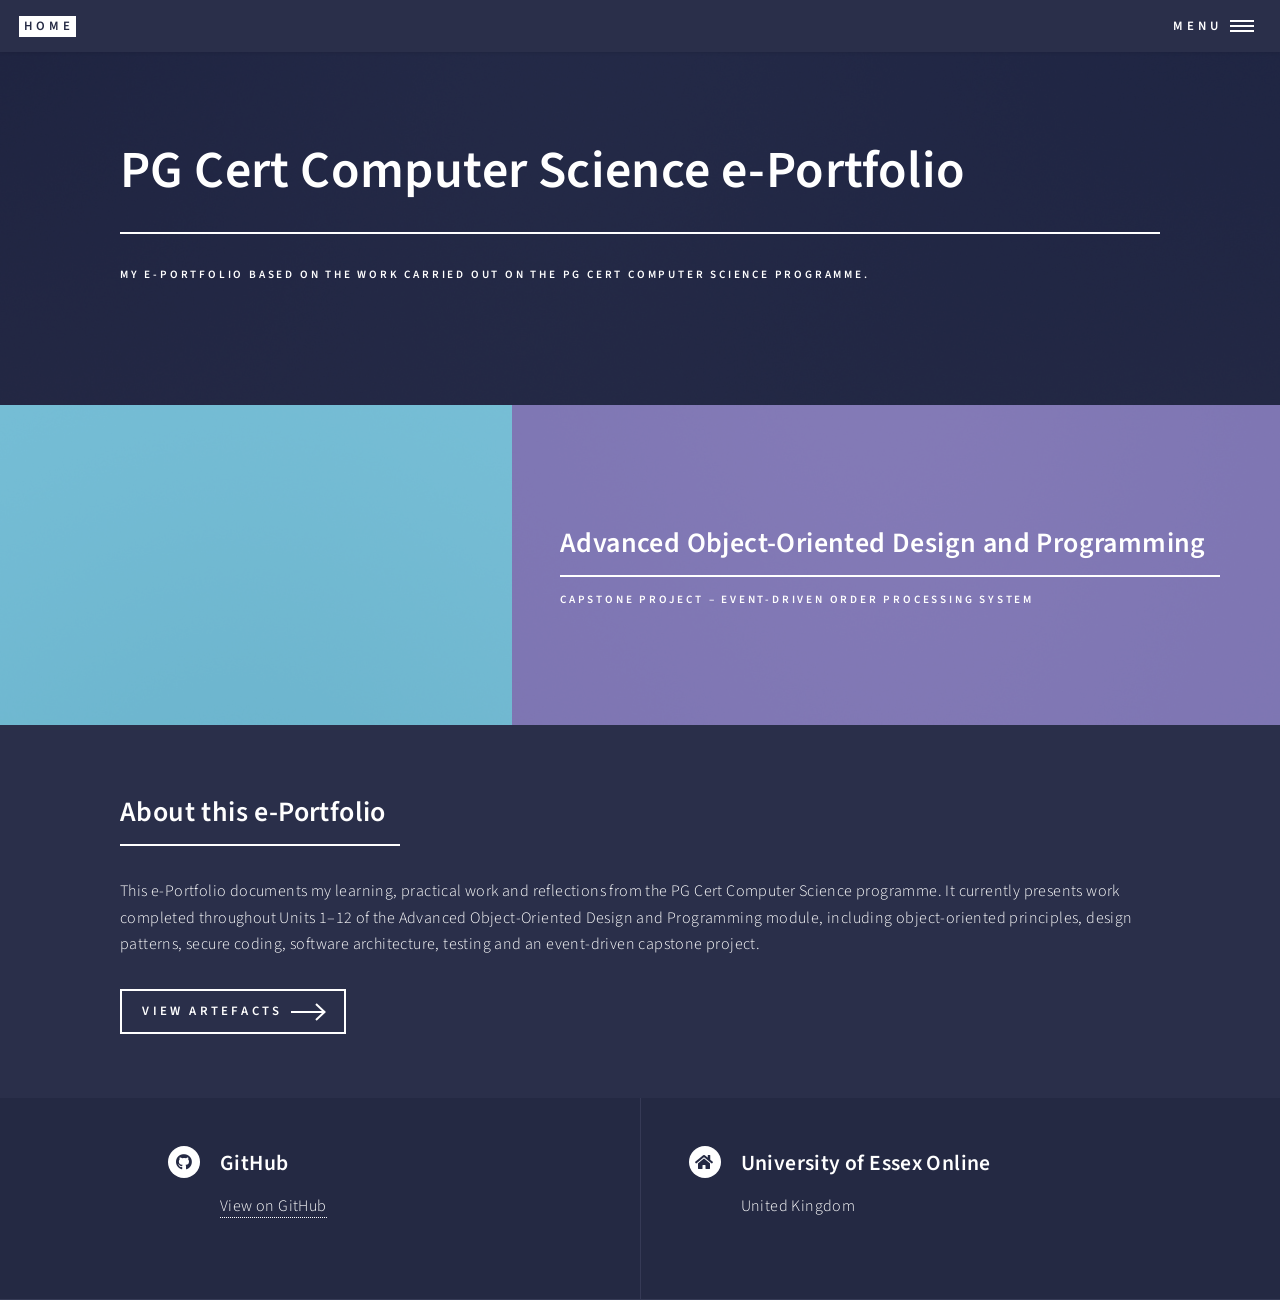
<file: index.html>
<!DOCTYPE HTML>
<!--
	Forty by HTML5 UP
	html5up.net | @ajlkn
	Free for personal and commercial use under the CCA 3.0 license (html5up.net/license)
-->
<html>
	<head>
		<title>e-portfolio</title>
		<meta charset="utf-8" />
		<meta name="viewport" content="width=device-width, initial-scale=1, user-scalable=no" />
		<link rel="stylesheet" href="assets/css/main.css" />
		<noscript><link rel="stylesheet" href="assets/css/noscript.css" /></noscript>
	</head>
	<body class="is-preload">

		<!-- Wrapper -->
			<div id="wrapper">

				<!-- Header -->
					<header id="header">
						<a href="index.html" class="logo"><strong>HOME</strong> </a>
						<nav>
							<a href="#menu">Menu</a>
						</nav>
					</header>

				<!-- Menu -->
					<nav id="menu">
						<ul class="links">
							<li><a href="index.html">Home</a></li>
							<li><a href="landing.html">Module Artefacts</a></li>
							<li><a href="capstone.html">Capstone</a></li>
						</ul>
					</nav>

				<!-- Banner -->
				<section id="banner" class="major" style="height:45vh; min-height:20em; max-height:28em;">
				    <div class="inner">
				        <header class="major">
				            <h1>PG Cert Computer Science e-Portfolio</h1>
				        </header>
				        <div class="content">
				            <p>My e-Portfolio based on the work carried out on the PG Cert Computer Science Programme.</p>
				        </div>
				    </div>
				</section>

				<!-- Main -->
					<div id="main">

						<!-- One -->
							<section id="one" class="tiles">
								<article>
									<span class="image">
										<img src="images/pic01.jpg" alt="" />
									</span>
									<header class="major">

									</header>
								</article>
								<article>
									<span class="image">
										<img src="images/pic02.jpg" alt="" />
									</span>
									<header class="major">
										<h3><a href="capstone.html" class="link">Advanced Object-Oriented Design and Programming</a></h3>
										<p>Capstone Project – Event-Driven Order Processing System</p>
									</header>
								</article>
								
							</section>

						<!-- Two -->
							<section id="two">
								<div class="inner">
									<header class="major">
										<h2>About this e-Portfolio</h2>
									</header>
									<p>This e-Portfolio documents my learning, practical work and reflections from the PG Cert Computer Science programme. 
										It currently presents work completed throughout Units 1–12 of the Advanced Object-Oriented Design
										and Programming module, including object-oriented principles, design patterns, secure coding, software architecture, 
										testing and an event-driven capstone project.</p>
									<ul class="actions">
										<li><a href="landing.html" class="button next">View Artefacts</a></li>
									</ul>
								</div>
							</section>

					</div>

<!-- Contact -->
<section id="contact">
    <div class="inner" style="display:flex;">

        <section style="flex:1; padding:3em; border-right:solid 1px rgba(212,212,255,0.1);">
            <div class="contact-method">
                <span class="icon brands alt fa-github"></span>
                <h3>GitHub</h3>
                <a href="https://github.com/rc25essex/e-portfolio"
                   target="_blank"
                   rel="noopener noreferrer">
                    View on GitHub
                </a>
            </div>
        </section>

        <section style="flex:1; padding:3em;">
            <div class="contact-method">
                <span class="icon solid alt fa-home"></span>
                <h3>University of Essex Online</h3>
                <span>United Kingdom</span>
            </div>
        </section>

    </div>
</section>

		<!-- Scripts -->
			<script src="assets/js/jquery.min.js"></script>
			<script src="assets/js/jquery.scrolly.min.js"></script>
			<script src="assets/js/jquery.scrollex.min.js"></script>
			<script src="assets/js/browser.min.js"></script>
			<script src="assets/js/breakpoints.min.js"></script>
			<script src="assets/js/util.js"></script>
			<script src="assets/js/main.js"></script>

	</body>

</html>
</file>
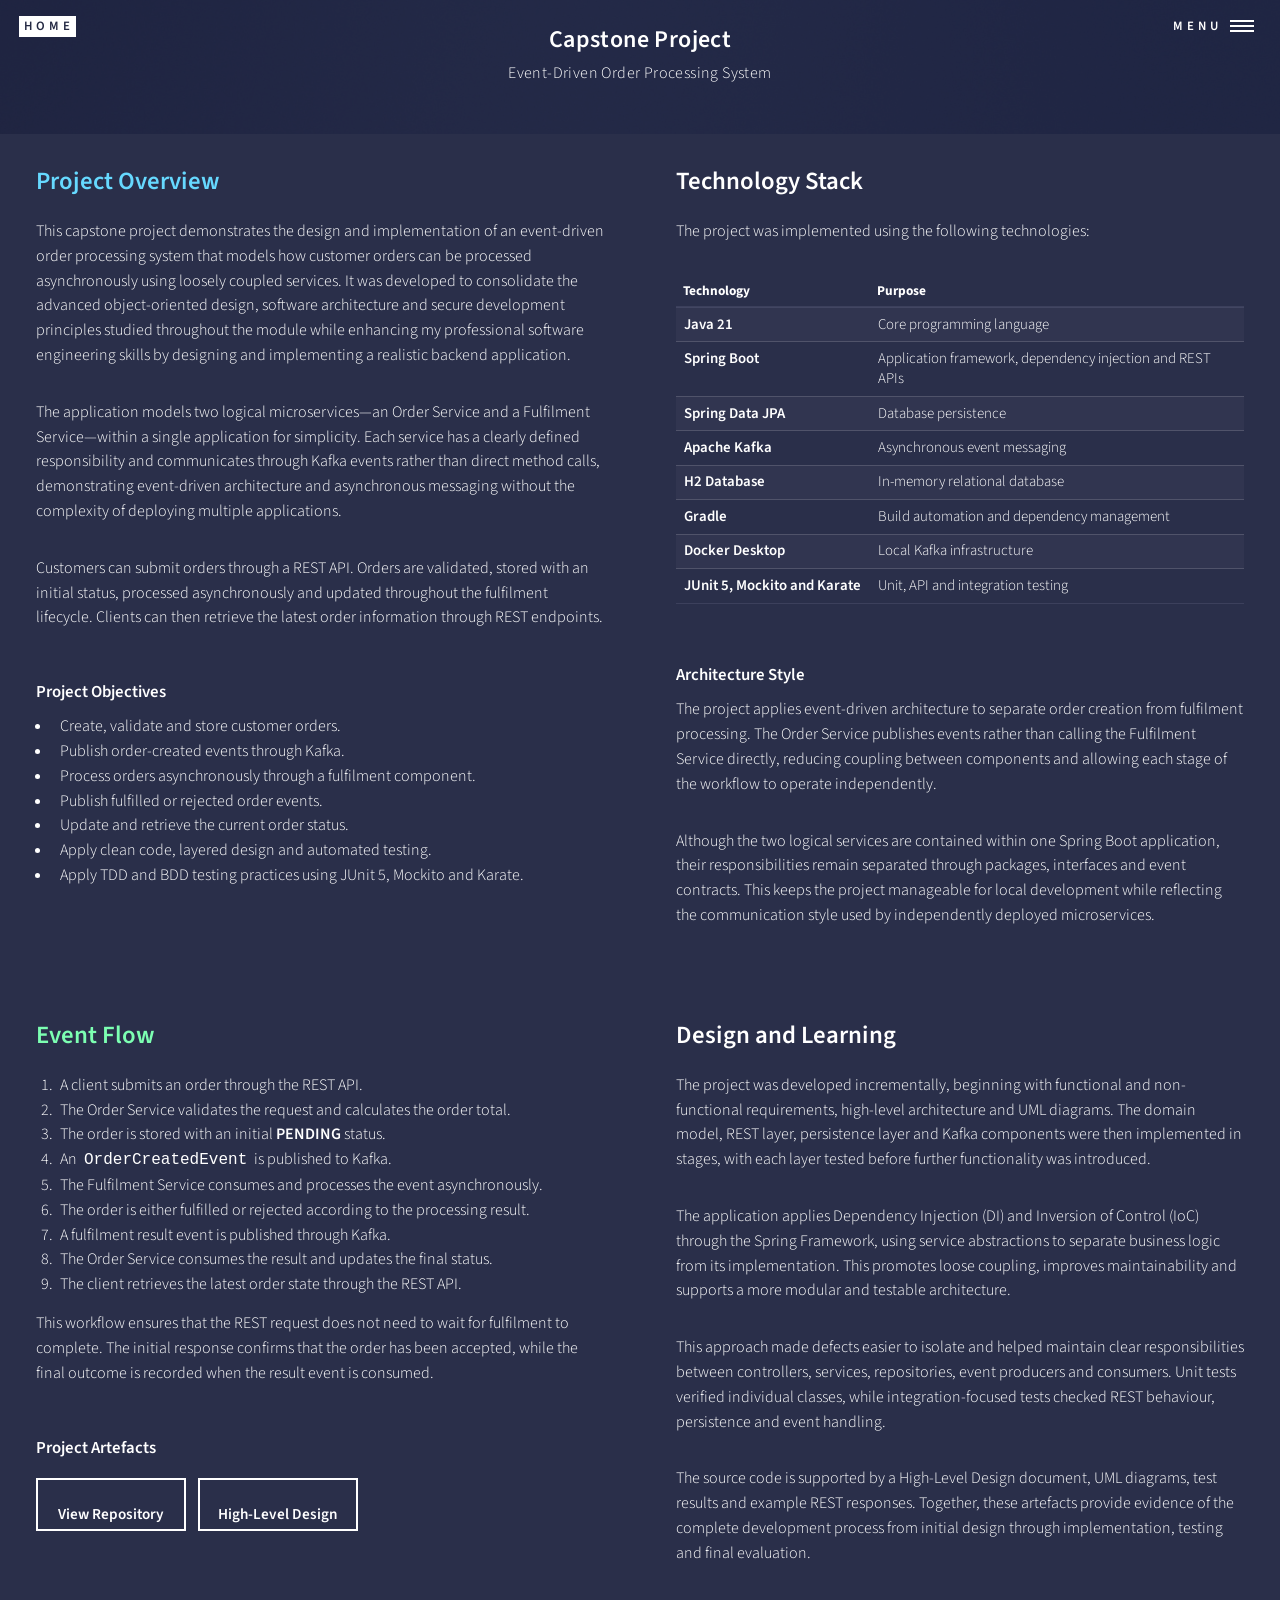
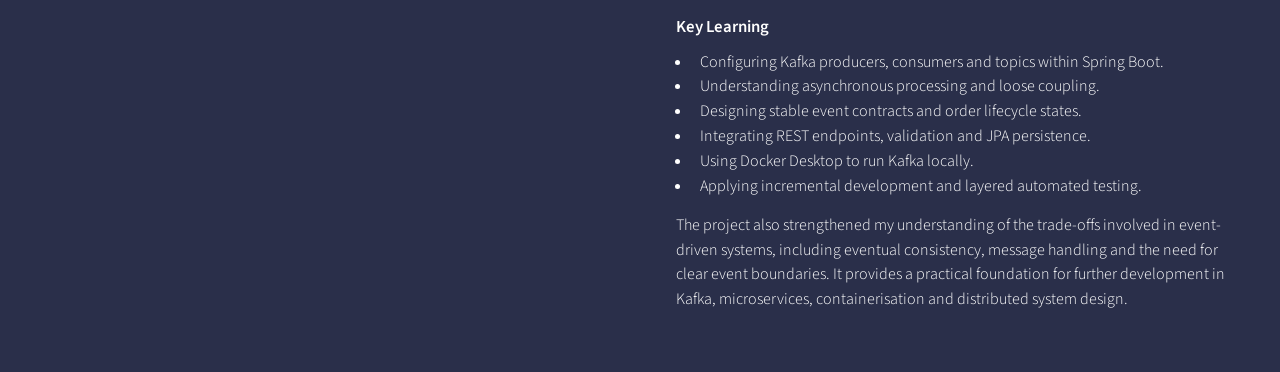
<file: capstone.html>
<!DOCTYPE HTML>
<html>
<head>
    <title>Portfolio</title>
    <meta charset="utf-8" />
    <meta name="viewport"
          content="width=device-width, initial-scale=1, user-scalable=no" />

    <link rel="stylesheet" href="assets/css/main.css" />

    <noscript>
        <link rel="stylesheet" href="assets/css/noscript.css" />
    </noscript>

    <style>
        #banner {
            min-height: 0 !important;
            height: auto !important;
            padding: 1.25em 0 1em 0 !important;
        }

        #banner .inner {
            text-align: center;
        }

        #banner h1 {
            font-size: 1.5em !important;
            margin: 0 !important;
        }

        #one.tiles {
            display: flex !important;
            flex-wrap: wrap !important;
            align-items: stretch !important;
        }

        #one.tiles article {
            background: #2a2f4a !important;
            width: 50% !important;
            min-height: 500px !important;
            height: auto !important;
            max-height: none !important;
            padding: 0 !important;
            overflow: visible !important;
            display: flex !important;
            align-items: stretch !important;
        }

        #one.tiles article .image,
        #one.tiles article:before,
        #one.tiles article:after {
            display: none !important;
        }

        #one.tiles article .tile-content {
            width: 100%;
            padding: 1.75em 2.25em;
            position: relative !important;
            z-index: 5;
            transform: none !important;
            display: flex;
            flex-direction: column;
        }

        #one.tiles article h3,
        #one.tiles article h4,
        #one.tiles article p,
        #one.tiles article li,
        #one.tiles article td,
        #one.tiles article th {
            color: #ffffff !important;
            opacity: 1 !important;
            text-transform: none !important;
            letter-spacing: normal !important;
        }

        #one.tiles article h3 {
            font-size: 1.55em !important;
            margin-bottom: 0.65em;
        }

        #one.tiles article .artifact-actions {
            display: flex;
            flex-wrap: wrap;
            gap: 0.75em;
            margin: 0.5em 0 1em 0;
            padding: 0;
            list-style: none;
        }
        
        #one.tiles article .artifact-actions li {
            padding: 0;
        }

        #one.tiles article h4 {
            font-size: 1.05em !important;
            margin-top: 1em;
            margin-bottom: 0.45em;
        }

        #one.tiles article p,
        #one.tiles article li {
            font-size: 1rem;
            line-height: 1.55;
        }

        #one.tiles article ul,
        #one.tiles article ol {
            margin-bottom: 0.9em;
        }

        .table-wrapper {
            width: 100%;
            margin-bottom: 0.75em;
        }

        .technology-table {
            width: 100%;
            border-collapse: collapse;
            font-size: 0.93rem;
            line-height: 1.35;
        }

        .technology-table th,
        .technology-table td {
            padding: 0.45em 0.55em;
            text-align: left;
            vertical-align: top;
            border-bottom: 1px solid rgba(255, 255, 255, 0.15);
        }

        .technology-table th {
            font-weight: 700;
        }

        .technology-table td:first-child {
            width: 34%;
            font-weight: 600;
            white-space: nowrap;
        }

        .technology-table tbody tr:last-child td {
            border-bottom: none;
        }

        #one.tiles article code {
            background: transparent;
            color: #ffffff;
            border: 0;
            padding: 0;
            font-size: inherit;
        }

        #one.tiles article .actions {
            margin-top: auto !important;
        }

        #one.tiles article .actions,
        #one.tiles article .actions li,
        #one.tiles article .button {
            position: relative;
            z-index: 20;
        }

        #one.tiles article .button {
            font-size: 0.95rem !important;
            padding: 0.7em 1.3em !important;
            min-width: 150px;
            text-align: center;
            text-transform: none !important;
            letter-spacing: normal !important;
        }

        @media screen and (max-width: 736px) {
            #one.tiles article {
                width: 100% !important;
                min-height: auto !important;
            }

            .technology-table {
                font-size: 0.85rem;
            }

            .technology-table th,
            .technology-table td {
                padding: 0.4em;
            }
        }
    </style>
</head>

<body class="is-preload">

<div id="wrapper">

    <header id="header" class="alt">
        <a href="index.html" class="logo">
            <strong>HOME</strong>
           
        </a>

        <nav>
            <a href="#menu">Menu</a>
        </nav>
    </header>

    <!-- Menu -->
    <nav id="menu">
        <ul class="links">
            <li><a href="index.html">Home</a></li>
            <li><a href="landing.html">Module Artefacts</a></li>
            <li><a href="capstone.html">Capstone</a></li>
        </ul>
    </nav>

    <section id="banner">
        <div class="inner">
            <h1>Capstone Project</h1>
            <p>Event-Driven Order Processing System</p>
        </div>
    </section>

    <div id="main">

        <section id="one" class="tiles">

            <article>
                <div class="tile-content">

                    <h3 style="color:#66d9ff !important;">
                        Project Overview
                    </h3>

                    <p>
                        This capstone project demonstrates the design and implementation of an event-driven order processing system that models
                        how customer orders can be processed asynchronously using loosely coupled services.
                        It was developed to consolidate the advanced object-oriented design, software architecture and secure development
                        principles studied throughout the module 
                        while enhancing my professional software engineering skills by designing and implementing a realistic backend application.
                    </p>

                    <p>
                        The application models two logical microservices—an
                        Order Service and a Fulfilment Service—within a single
                        application for simplicity. Each service has a clearly
                        defined responsibility and communicates through Kafka
                        events rather than direct method calls, demonstrating
                        event-driven architecture and asynchronous messaging
                        without the complexity of deploying multiple
                        applications.
                    </p>

                    <p>
                        Customers can submit orders through a REST API. Orders
                        are validated, stored with an initial status, processed
                        asynchronously and updated throughout the fulfilment
                        lifecycle. Clients can then retrieve the latest order
                        information through REST endpoints.
                    </p>

                    <h4>Project Objectives</h4>

                    <ul>
                        <li>Create, validate and store customer orders.</li>
                        <li>Publish order-created events through Kafka.</li>
                        <li>
                            Process orders asynchronously through a fulfilment
                            component.
                        </li>
                        <li>Publish fulfilled or rejected order events.</li>
                        <li>
                            Update and retrieve the current order status.
                        </li>
                        <li>
                            Apply clean code, layered design and automated
                            testing.
                        </li>
                        <li>
                            Apply TDD and BDD testing practices using JUnit 5, Mockito and Karate.
                        </li>
                    </ul>

                </div>
            </article>

            <article>
                <div class="tile-content">

                    <h3>Technology Stack</h3>

                    <p>
                        The project was implemented using the following
                        technologies:
                    </p>

                    <div class="table-wrapper">
                        <table class="technology-table">
                            <thead>
                                <tr>
                                    <th>Technology</th>
                                    <th>Purpose</th>
                                </tr>
                            </thead>

                            <tbody>
                                <tr>
                                    <td>Java 21</td>
                                    <td>Core programming language</td>
                                </tr>

                                <tr>
                                    <td>Spring Boot</td>
                                    <td>
                                        Application framework, dependency injection and REST APIs
                                    </td>
                                </tr>

                                <tr>
                                    <td>Spring Data JPA</td>
                                    <td>Database persistence</td>
                                </tr>

                                <tr>
                                    <td>Apache Kafka</td>
                                    <td>Asynchronous event messaging</td>
                                </tr>

                                <tr>
                                    <td>H2 Database</td>
                                    <td>In-memory relational database</td>
                                </tr>

                                <tr>
                                    <td>Gradle</td>
                                    <td>
                                        Build automation and dependency
                                        management
                                    </td>
                                </tr>

                                <tr>
                                    <td>Docker Desktop</td>
                                    <td>Local Kafka infrastructure</td>
                                </tr>

                                <tr>
                                    <td>JUnit 5, Mockito and Karate</td>
                                    <td>Unit, API and integration testing</td>
                                </tr>
                            </tbody>
                        </table>
                    </div>

                    <h4>Architecture Style</h4>

                    <p>
                        The project applies event-driven architecture to
                        separate order creation from fulfilment processing. The
                        Order Service publishes events rather than calling the
                        Fulfilment Service directly, reducing coupling between
                        components and allowing each stage of the workflow to
                        operate independently.
                    </p>

                    <p>
                        Although the two logical services are contained within
                        one Spring Boot application, their responsibilities
                        remain separated through packages, interfaces and event
                        contracts. This keeps the project manageable for local
                        development while reflecting the communication style
                        used by independently deployed microservices.
                    </p>

                </div>
            </article>

            <article>
                <div class="tile-content">

                    <h3 style="color:#7CFFB2 !important;">
                        Event Flow
                    </h3>

                    <ol>
                        <li>
                            A client submits an order through the REST API.
                        </li>

                        <li>
                            The Order Service validates the request and
                            calculates the order total.
                        </li>

                        <li>
                            The order is stored with an initial
                            <strong>PENDING</strong> status.
                        </li>

                        <li>
                            An <code>OrderCreatedEvent</code> is published to
                            Kafka.
                        </li>

                        <li>
                            The Fulfilment Service consumes and processes the
                            event asynchronously.
                        </li>

                        <li>
                            The order is either fulfilled or rejected according
                            to the processing result.
                        </li>

                        <li>
                            A fulfilment result event is published through
                            Kafka.
                        </li>

                        <li>
                            The Order Service consumes the result and updates
                            the final status.
                        </li>

                        <li>
                            The client retrieves the latest order state through
                            the REST API.
                        </li>
                    </ol>

                    <p>
                        This workflow ensures that the REST request does not
                        need to wait for fulfilment to complete. The initial
                        response confirms that the order has been accepted,
                        while the final outcome is recorded when the result
                        event is consumed.
                    </p>
                    
                    <h4> Project Artefacts </h4>
                    <ul class="artifact-actions">
                        <li>
                        <a href="https://github.com/rc25essex/event-driven-order-system-capstone"
                           class="button small" target="_blank">
                            View Repository
                        </a>
                        </li>
                          <li>  
                    
                        <a href="https://github.com/rc25essex/event-driven-order-system-capstone/blob/main/High-Level%20Design.pdf"
                           class="button small" target="_blank">
                            High-Level Design
                        </a>
                    </li>
                    </ul>
                   
                </div>
            </article>

            <article>
                <div class="tile-content">

                    <h3>Design and Learning</h3>

                    <p>
                        The project was developed incrementally, beginning with
                        functional and non-functional requirements, high-level
                        architecture and UML diagrams. The domain model, REST
                        layer, persistence layer and Kafka components were then
                        implemented in stages, with each layer tested before
                        further functionality was introduced.
                    </p>
                    <p>
                    The application applies Dependency Injection (DI) and Inversion of Control (IoC) through the Spring Framework, 
                    using service abstractions to separate business logic from its implementation.
                    This promotes loose coupling, improves maintainability and supports a more modular and testable architecture.
                     </p>
                    <p>
                        This approach made defects easier to isolate and helped
                        maintain clear responsibilities between controllers,
                        services, repositories, event producers and consumers.
                        Unit tests verified individual classes, while
                        integration-focused tests checked REST behaviour,
                        persistence and event handling.
                    </p>

                    <p>
                        The source code is supported by a High-Level Design
                        document, UML diagrams, test results and example REST
                        responses. Together, these artefacts provide evidence
                        of the complete development process from initial design
                        through implementation, testing and final evaluation.
                    </p>


                    <h4>Key Learning</h4>

                    <ul>
                        <li>
                            Configuring Kafka producers, consumers and topics
                            within Spring Boot.
                        </li>

                        <li>
                            Understanding asynchronous processing and loose
                            coupling.
                        </li>

                        <li>
                            Designing stable event contracts and order
                            lifecycle states.
                        </li>

                        <li>
                            Integrating REST endpoints, validation and JPA
                            persistence.
                        </li>

                        <li>
                            Using Docker Desktop to run Kafka locally.
                        </li>

                        <li>
                            Applying incremental development and layered
                            automated testing.
                        </li>
                    </ul>

                    <p>
                        The project also strengthened my understanding of the
                        trade-offs involved in event-driven systems, including
                        eventual consistency, message handling and the need for
                        clear event boundaries. It provides a practical
                        foundation for further development in Kafka,
                        microservices, containerisation and distributed system
                        design.
                    </p>


                </div>
            </article>

        </section>

    </div>

</div>

<script src="assets/js/jquery.min.js"></script>
<script src="assets/js/jquery.scrolly.min.js"></script>
<script src="assets/js/jquery.scrollex.min.js"></script>
<script src="assets/js/browser.min.js"></script>
<script src="assets/js/breakpoints.min.js"></script>
<script src="assets/js/util.js"></script>
<script src="assets/js/main.js"></script>

</body>
</html>
</file>
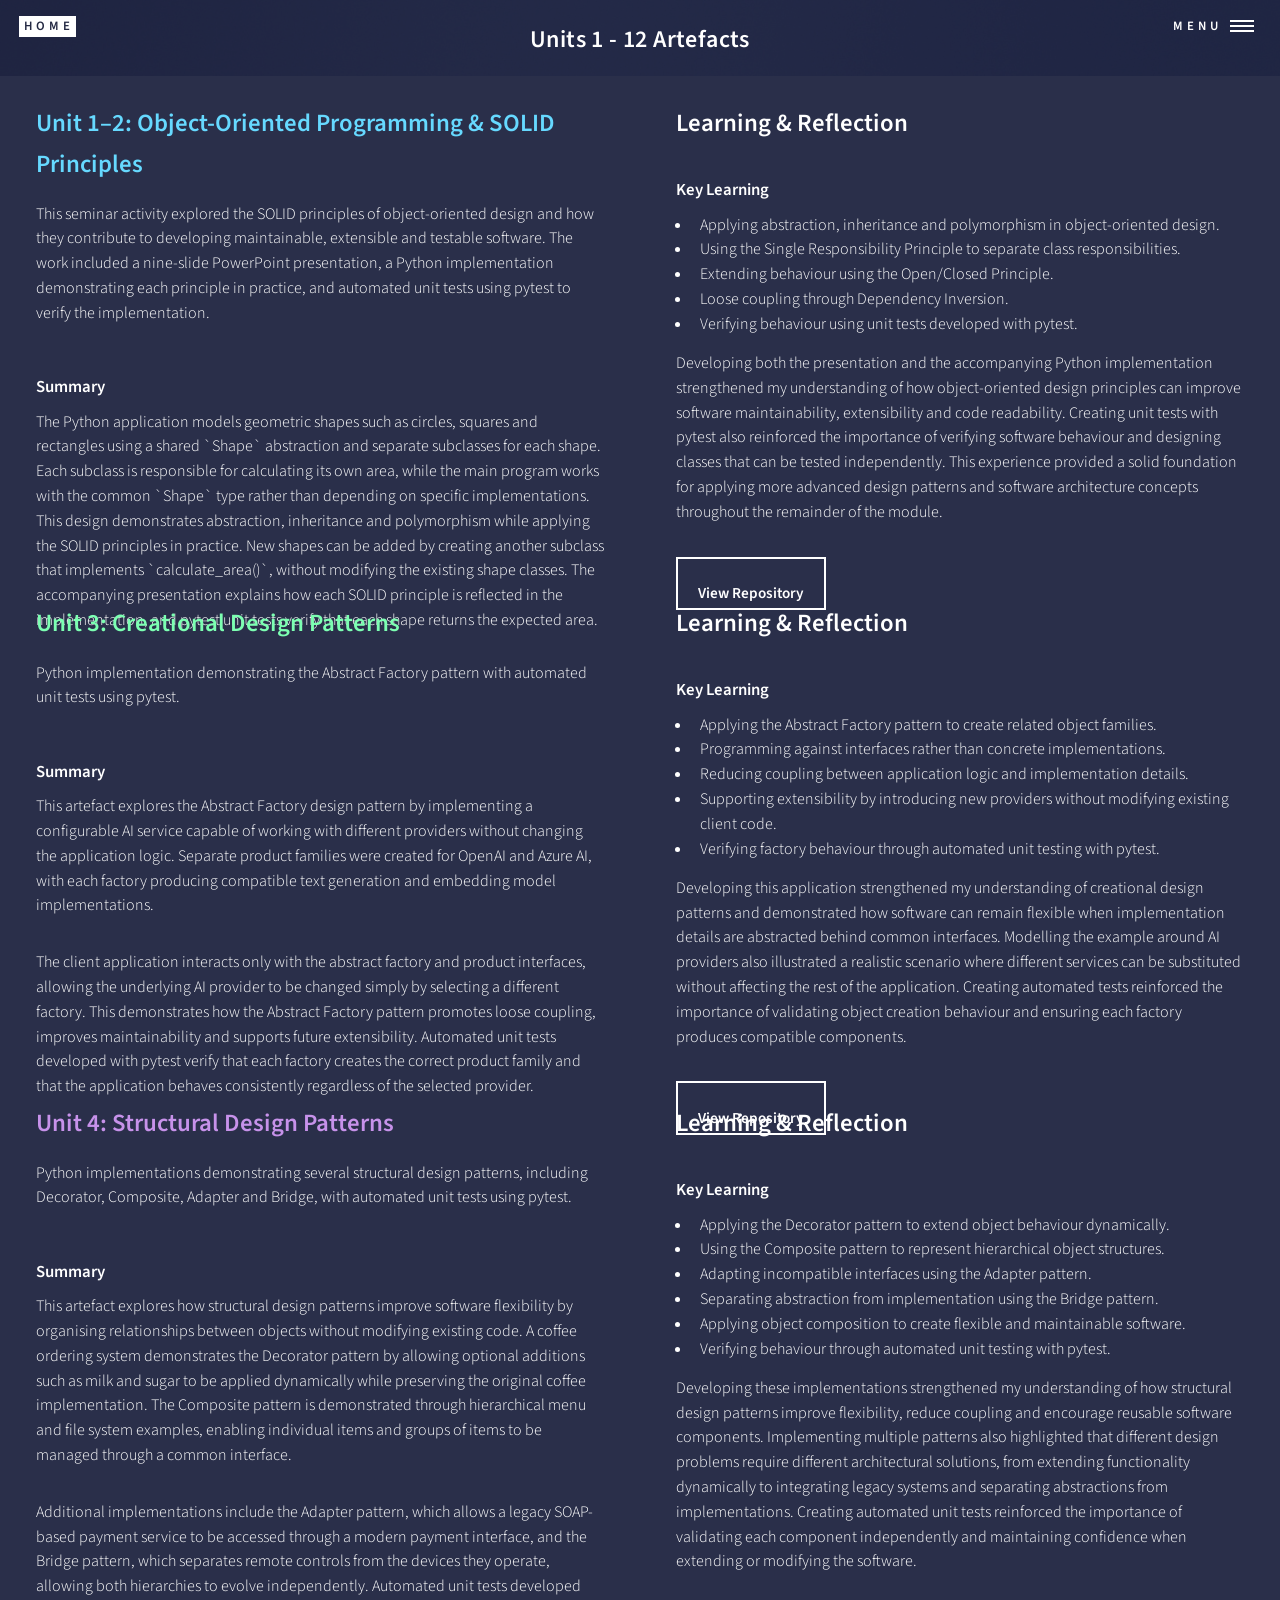
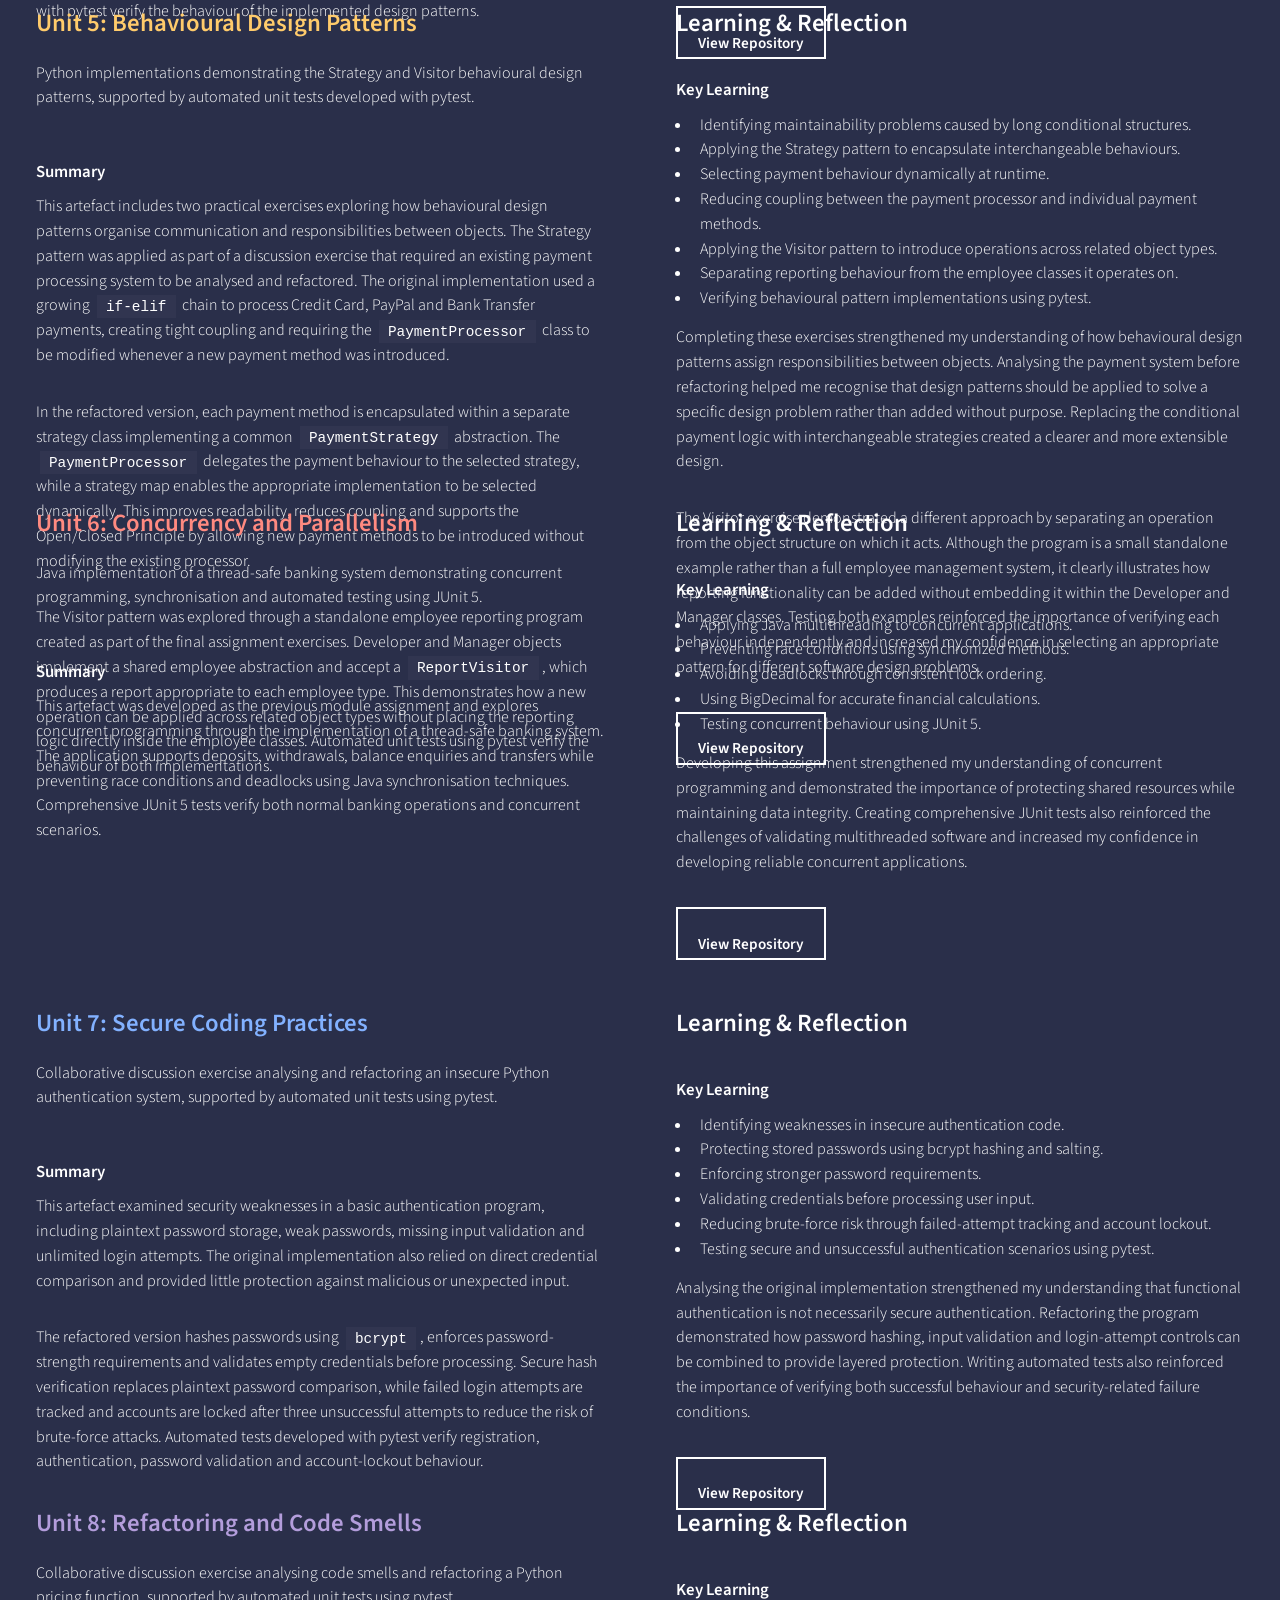
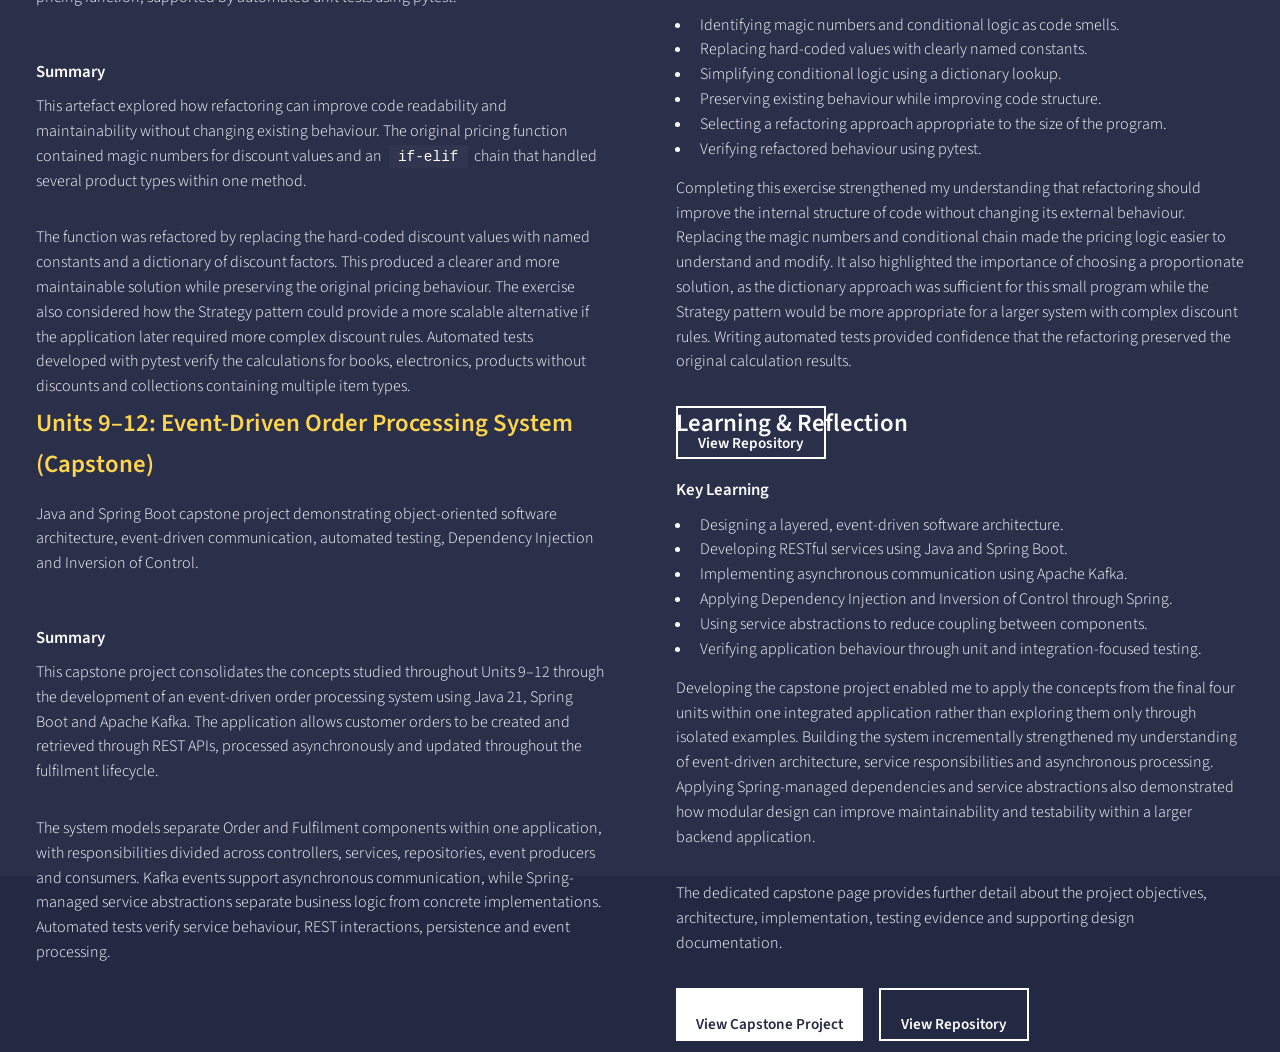
<file: landing.html>
<!DOCTYPE HTML>
<html>
<head>
    <title>Portfolio</title>
    <meta charset="utf-8" />
    <meta name="viewport" content="width=device-width, initial-scale=1, user-scalable=no" />
    <link rel="stylesheet" href="assets/css/main.css" />
    <noscript><link rel="stylesheet" href="assets/css/noscript.css" /></noscript>

    <style>
        #banner {
            min-height: 0 !important;
            height: auto !important;
            padding: 1.25em 0 1em 0 !important;
        }

        #banner .inner {
            text-align: center;
        }

        #banner h1 {
            font-size: 1.5em !important;
            margin: 0 !important;
        }

        #one.tiles {
            display: flex !important;
            flex-wrap: wrap !important;
            align-items: stretch !important;
        }

        #one.tiles article {
            background: #2a2f4a !important;
            width: 50% !important;
            min-height: 500px !important;
            height: auto !important;
            padding: 0 !important;
            overflow: visible !important;
            display: flex !important;
            align-items: stretch !important;
        }

        #one.tiles article .image,
        #one.tiles article:before,
        #one.tiles article:after {
            display: none !important;
        }

		#one.tiles article .tile-content {
		    width: 100%;
		    padding: 1.75em 2.25em;
		    position: relative !important;
		    z-index: 5;
		    transform: none !important;
		    display: flex;
		    flex-direction: column;
		}

        #one.tiles article h3,
        #one.tiles article h4,
        #one.tiles article p,
        #one.tiles article li {
            color: #ffffff !important;
            opacity: 1 !important;
            text-transform: none !important;
            letter-spacing: normal !important;
        }

        #one.tiles article h3 {
            font-size: 1.55em !important;
            margin-bottom: 0.65em;
        }

        #one.tiles article h4 {
            font-size: 1.05em !important;
            margin-top: 1em;
            margin-bottom: 0.45em;
        }

        #one.tiles article p,
        #one.tiles article li {
            font-size: 1rem;
            line-height: 1.55;
        }

        #one.tiles article ul {
            margin-bottom: 0.9em;
        }

        #one.tiles article .actions {
            margin-top: auto !important;
        }

        #one.tiles article .actions,
        #one.tiles article .actions li,
        #one.tiles article .button {
            position: relative;
            z-index: 20;
        }

        #one.tiles article .button {
            font-size: 0.95rem !important;
            padding: 0.7em 1.3em !important;
            min-width: 150px;
            text-align: center;
            text-transform: none !important;
            letter-spacing: normal !important;
        }

        @media screen and (max-width: 736px) {
            #one.tiles article {
                width: 100% !important;
                min-height: auto !important;
            }
        }
    </style>
</head>

<body class="is-preload">

<div id="wrapper">

    <header id="header" class="alt">
        <a href="index.html" class="logo"><strong>HOME</strong> </a>
        <nav>
            <a href="#menu">Menu</a>
        </nav>
    </header>

				<!-- Menu -->
					<nav id="menu">
						<ul class="links">
							<li><a href="index.html">Home</a></li>
							<li><a href="landing.html">Module Artefacts</a></li>
							<li><a href="capstone.html">Capstone</a></li>
						</ul>
					</nav>

    <section id="banner">
        <div class="inner">
            <h1>Units 1 - 12 Artefacts</h1>
        </div>
    </section>

    <div id="main">

        <section id="one" class="tiles">

            <article>
                <div class="tile-content">
                    <h3 style="color:#66d9ff !important;">Unit 1–2: Object-Oriented Programming & SOLID Principles</h3>

                    <p>
						This seminar activity explored the SOLID principles of object-oriented design 
						and how they contribute to developing maintainable, extensible and testable software. 
						The work included a nine-slide PowerPoint presentation, 
						a Python implementation demonstrating each principle in practice, and automated unit tests using pytest to verify the implementation.
                    </p>

                    <h4>Summary</h4>

                    <p>
						The Python application models geometric shapes such as circles, squares and rectangles using a shared `Shape` abstraction 
						and separate subclasses for each shape. 
						Each subclass is responsible for calculating its own area, while the main program works with the common `Shape` type rather than 
						depending on specific implementations.
						This design demonstrates abstraction, inheritance and polymorphism while applying the SOLID principles in practice. 
						New shapes can be added by creating another subclass that implements `calculate_area()`, without modifying the existing shape classes.
						The accompanying presentation explains how each SOLID principle is reflected in the implementation, 
						and pytest unit tests verify that each shape returns the expected area.


                    </p>
                </div>
            </article>

            <article>
                <div class="tile-content">
                    <h3>Learning & Reflection</h3>

                    <h4>Key Learning</h4>

                    <ul>
                        <li>Applying abstraction, inheritance and polymorphism in object-oriented design.</li>
                        <li>Using the Single Responsibility Principle to separate class responsibilities.</li>
                        <li>Extending behaviour using the Open/Closed Principle.</li>
                        <li>Loose coupling through Dependency Inversion.</li>
                        <li>Verifying behaviour using unit tests developed with pytest.</li>
                    </ul>

                    <p>
						Developing both the presentation and the accompanying Python implementation
						strengthened my understanding of how object-oriented design principles can improve software maintainability, 
						extensibility and code readability.
						Creating unit tests with pytest also reinforced the importance of verifying software behaviour 
						and designing classes that can be tested independently. 
						This experience provided a solid foundation for applying more advanced design patterns and software 
						architecture concepts throughout the remainder of the module.
                    </p>

                    <ul class="actions">
                        <li>
                            <a href="https://github.com/rc25essex/e-portfolio/blob/portfolio-dev/artefacts/solid-principles" class="button small" target="_blank">
                                View Repository
                            </a>
                        </li>
                    </ul>
                </div>
            </article>

            <article>
                <div class="tile-content">
                    <h3 style="color:#7CFFB2 !important;">Unit 3: Creational Design Patterns</h3>

                    <p>
						Python implementation demonstrating the Abstract Factory pattern with automated unit tests using pytest.
                    </p>

                    <h4>Summary</h4>

                    <p>
						This artefact explores the Abstract Factory design pattern by implementing a configurable AI service capable of working with 
						different providers without changing the application logic.
						Separate product families were created for OpenAI and Azure AI, with each factory producing compatible text generation and 
						embedding model implementations.
                    </p>
					<p>The client application interacts only with the abstract factory and product interfaces, allowing the underlying AI provider to be 
						changed simply by selecting a different factory. 
						This demonstrates how the Abstract Factory pattern promotes loose coupling, improves maintainability and supports future extensibility. 
						Automated unit tests developed with pytest verify that each factory creates the correct product family and that the application behaves 
						consistently regardless of the selected provider.
					</p>
                </div>
            </article>

            <article>
                <div class="tile-content">
                    <h3>Learning & Reflection</h3>

                    <h4>Key Learning</h4>

                    <ul>
						<li>Applying the Abstract Factory pattern to create related object families.</li>
						<li>Programming against interfaces rather than concrete implementations.</li>
						<li>Reducing coupling between application logic and implementation details.</li>
						<li>Supporting extensibility by introducing new providers without modifying existing client code.</li>
						<li>Verifying factory behaviour through automated unit testing with pytest.</li>
                    </ul>

                    <p>
						Developing this application strengthened my understanding of creational design patterns and demonstrated how software can remain 
						flexible when implementation details are abstracted behind common interfaces. 
						Modelling the example around AI providers also illustrated a realistic scenario where different services can be substituted
						without affecting the rest of the application. 
						Creating automated tests reinforced the importance of validating object creation behaviour and ensuring each factory produces 
						compatible components.
                    </p>

                    <ul class="actions">
                        <li>
                            <a href="https://github.com/rc25essex/e-portfolio/blob/portfolio-dev/artefacts/abstract-factory-pattern" class="button small" target="_blank">
                                View Repository
                            </a>
                        </li>
                    </ul>
                </div>
            </article>
			<article>
		    <div class="tile-content">
		
		        <h3 style="color:#C792EA !important;">Unit 4: Structural Design Patterns</h3>

		        <p>
		            Python implementations demonstrating several structural design patterns,
		            including Decorator, Composite, Adapter and Bridge, with automated
		            unit tests using pytest.
		        </p>
		
		        <h4>Summary</h4>
		
		        <p>
		            This artefact explores how structural design patterns improve software
		            flexibility by organising relationships between objects without modifying
		            existing code. A coffee ordering system demonstrates the Decorator
		            pattern by allowing optional additions such as milk and sugar to be
		            applied dynamically while preserving the original coffee implementation.
		            The Composite pattern is demonstrated through hierarchical menu and
		            file system examples, enabling individual items and groups of items to
		            be managed through a common interface.
		        </p>
		
		        <p>
		            Additional implementations include the Adapter pattern, which allows
		            a legacy SOAP-based payment service to be accessed through a modern
		            payment interface, and the Bridge pattern, which separates remote
		            controls from the devices they operate, allowing both hierarchies to
		            evolve independently. Automated unit tests developed with pytest verify
		            the behaviour of the implemented design patterns.
		        </p>
		
		    </div>
		</article>
			<article>
    <div class="tile-content">

        <h3>Learning & Reflection</h3>

        <h4>Key Learning</h4>

        <ul>
            <li>Applying the Decorator pattern to extend object behaviour dynamically.</li>
            <li>Using the Composite pattern to represent hierarchical object structures.</li>
            <li>Adapting incompatible interfaces using the Adapter pattern.</li>
            <li>Separating abstraction from implementation using the Bridge pattern.</li>
            <li>Applying object composition to create flexible and maintainable software.</li>
            <li>Verifying behaviour through automated unit testing with pytest.</li>
        </ul>

        <p>
            Developing these implementations strengthened my understanding of how
            structural design patterns improve flexibility, reduce coupling and
            encourage reusable software components. Implementing multiple patterns
            also highlighted that different design problems require different
            architectural solutions, from extending functionality dynamically to
            integrating legacy systems and separating abstractions from
            implementations. Creating automated unit tests reinforced the
            importance of validating each component independently and maintaining
            confidence when extending or modifying the software.
        </p>

        <ul class="actions">
            <li>
                <a href="https://github.com/rc25essex/e-portfolio/blob/portfolio-dev/artefacts/structural-design-patterns"
                   class="button small"
                   target="_blank">
                    View Repository
                </a>
            </li>
        	</ul>

    		</div>
		</article>
			<article>
    <div class="tile-content">

        <h3 style="color:#FFCB6B !important;">Unit 5: Behavioural Design Patterns</h3>

        <p>
            Python implementations demonstrating the Strategy and Visitor behavioural
            design patterns, supported by automated unit tests developed with pytest.
        </p>

        <h4>Summary</h4>

        <p>
            This artefact includes two practical exercises exploring how behavioural
            design patterns organise communication and responsibilities between
            objects. The Strategy pattern was applied as part of a discussion exercise
            that required an existing payment processing system to be analysed and
            refactored. The original implementation used a growing
            <code>if-elif</code> chain to process Credit Card, PayPal and Bank Transfer
            payments, creating tight coupling and requiring the
            <code>PaymentProcessor</code> class to be modified whenever a new payment
            method was introduced.
        </p>

        <p>
            In the refactored version, each payment method is encapsulated within a
            separate strategy class implementing a common
            <code>PaymentStrategy</code> abstraction. The
            <code>PaymentProcessor</code> delegates the payment behaviour to the
            selected strategy, while a strategy map enables the appropriate
            implementation to be selected dynamically. This improves readability,
            reduces coupling and supports the Open/Closed Principle by allowing new
            payment methods to be introduced without modifying the existing processor.
        </p>

        <p>
            The Visitor pattern was explored through a standalone employee reporting
            program created as part of the final assignment exercises. Developer and
            Manager objects implement a shared employee abstraction and accept a
            <code>ReportVisitor</code>, which produces a report appropriate to each
            employee type. This demonstrates how a new operation can be applied across
            related object types without placing the reporting logic directly inside
            the employee classes. Automated unit tests using pytest verify the
            behaviour of both implementations.
			        </p>
			
			    </div>
			</article>
			
			<article>
			    <div class="tile-content">
			
			        <h3>Learning &amp; Reflection</h3>
			
			        <h4>Key Learning</h4>
			
			        <ul>
			            <li>Identifying maintainability problems caused by long conditional structures.</li>
			            <li>Applying the Strategy pattern to encapsulate interchangeable behaviours.</li>
			            <li>Selecting payment behaviour dynamically at runtime.</li>
			            <li>Reducing coupling between the payment processor and individual payment methods.</li>
			            <li>Applying the Visitor pattern to introduce operations across related object types.</li>
			            <li>Separating reporting behaviour from the employee classes it operates on.</li>
			            <li>Verifying behavioural pattern implementations using pytest.</li>
			        </ul>
			
			        <p>
			            Completing these exercises strengthened my understanding of how behavioural
			            design patterns assign responsibilities between objects. Analysing the
			            payment system before refactoring helped me recognise that design patterns
			            should be applied to solve a specific design problem rather than added
			            without purpose. Replacing the conditional payment logic with
			            interchangeable strategies created a clearer and more extensible design.
			        </p>
			
			        <p>
			            The Visitor exercise demonstrated a different approach by separating an
			            operation from the object structure on which it acts. Although the program
			            is a small standalone example rather than a full employee management
			            system, it clearly illustrates how reporting functionality can be added
			            without embedding it within the Developer and Manager classes. Testing
			            both examples reinforced the importance of verifying each behaviour
			            independently and increased my confidence in selecting an appropriate
			            pattern for different software design problems.
			        </p>
			
			        <ul class="actions">
			            <li>
			                <a href="https://github.com/rc25essex/e-portfolio/tree/portfolio-dev/artefacts/behavioural-design-pattern"
			                   class="button small"
			                   target="_blank">
			                    View Repository
			                </a>
			            </li>
			        </ul>
			    </div>
			</article>
			<article>
		    <div class="tile-content">
		
		        <h3 style="color:#FF8A80 !important;">Unit 6: Concurrency and Parallelism</h3>
		
		        <p>
		            Java implementation of a thread-safe banking system demonstrating
		            concurrent programming, synchronisation and automated testing using JUnit 5.
		        </p>
		
		        <h4>Summary</h4>
		
		        <p>
		            This artefact was developed as the previous module assignment and explores
		            concurrent programming through the implementation of a thread-safe banking
		            system. The application supports deposits, withdrawals, balance enquiries
		            and transfers while preventing race conditions and deadlocks using Java
		            synchronisation techniques. Comprehensive JUnit 5 tests verify both normal
		            banking operations and concurrent scenarios.
		        </p>
		
		    </div>
		</article>
					<article>
		    <div class="tile-content">
		
		        <h3>Learning &amp; Reflection</h3>
		
		        <h4>Key Learning</h4>
		
		        <ul>
		            <li>Applying Java multithreading to concurrent applications.</li>
		            <li>Preventing race conditions using synchronized methods.</li>
		            <li>Avoiding deadlocks through consistent lock ordering.</li>
		            <li>Using BigDecimal for accurate financial calculations.</li>
		            <li>Testing concurrent behaviour using JUnit 5.</li>
		        </ul>
		
		        <p>
		            Developing this assignment strengthened my understanding of concurrent
		            programming and demonstrated the importance of protecting shared resources
		            while maintaining data integrity. Creating comprehensive JUnit tests also
		            reinforced the challenges of validating multithreaded software and
		            increased my confidence in developing reliable concurrent applications.
		        </p>
		
		        <ul class="actions">
		            <li>
		                <a href="https://github.com/rc25essex/thread-safe-banking-system"
		                   class="button small"
		                   target="_blank">
		                    View Repository
		                </a>
		            </li>
		        </ul>
		
		    </div>
		</article>
			<article>
    <div class="tile-content">

        <h3 style="color:#82B1FF !important;">Unit 7: Secure Coding Practices</h3>

        <p>
            Collaborative discussion exercise analysing and refactoring an insecure
            Python authentication system, supported by automated unit tests using pytest.
        </p>

        <h4>Summary</h4>

        <p>
            This artefact examined security weaknesses in a basic authentication
            program, including plaintext password storage, weak passwords, missing
            input validation and unlimited login attempts. The original implementation
            also relied on direct credential comparison and provided little protection
            against malicious or unexpected input.
        </p>

        <p>
            The refactored version hashes passwords using
            <code>bcrypt</code>, enforces password-strength requirements and validates
            empty credentials before processing. Secure hash verification replaces
            plaintext password comparison, while failed login attempts are tracked and
            accounts are locked after three unsuccessful attempts to reduce the risk of
            brute-force attacks. Automated tests developed with pytest verify
            registration, authentication, password validation and account-lockout
            behaviour.
        </p>

		    </div>
		</article>
		
		<article>
		    <div class="tile-content">
		
		        <h3>Learning &amp; Reflection</h3>
		
		        <h4>Key Learning</h4>
		
		        <ul>
		            <li>Identifying weaknesses in insecure authentication code.</li>
		            <li>Protecting stored passwords using bcrypt hashing and salting.</li>
		            <li>Enforcing stronger password requirements.</li>
		            <li>Validating credentials before processing user input.</li>
		            <li>Reducing brute-force risk through failed-attempt tracking and account lockout.</li>
		            <li>Testing secure and unsuccessful authentication scenarios using pytest.</li>
		        </ul>
		
		        <p>
		            Analysing the original implementation strengthened my understanding that
		            functional authentication is not necessarily secure authentication.
		            Refactoring the program demonstrated how password hashing, input validation
		            and login-attempt controls can be combined to provide layered protection.
		            Writing automated tests also reinforced the importance of verifying both
		            successful behaviour and security-related failure conditions.
		        </p>
		
		        <ul class="actions">
		            <li>
		                <a href="https://github.com/rc25essex/e-portfolio/tree/main/artefacts/secure-coding"
		                   class="button small"
		                   target="_blank">
		                    View Repository
		                </a>
		            </li>
		        </ul>
		
		    </div>
		</article>
			<article>
    <div class="tile-content">

        <h3 style="color:#B39DDB !important;">Unit 8: Refactoring and Code Smells</h3>

        <p>
            Collaborative discussion exercise analysing code smells and refactoring
            a Python pricing function, supported by automated unit tests using pytest.
        </p>

        <h4>Summary</h4>

        <p>
            This artefact explored how refactoring can improve code readability and
            maintainability without changing existing behaviour. The original pricing
            function contained magic numbers for discount values and an
            <code>if-elif</code> chain that handled several product types within one
            method.
        </p>

        <p>
            The function was refactored by replacing the hard-coded discount values
            with named constants and a dictionary of discount factors. This produced
            a clearer and more maintainable solution while preserving the original
            pricing behaviour. The exercise also considered how the Strategy pattern
            could provide a more scalable alternative if the application later
            required more complex discount rules. Automated tests developed with
            pytest verify the calculations for books, electronics, products without
            discounts and collections containing multiple item types.
        </p>
			
			    </div>
			</article>
			
			<article>
			    <div class="tile-content">
			
			        <h3>Learning &amp; Reflection</h3>
			
			        <h4>Key Learning</h4>
			
			        <ul>
			            <li>Identifying magic numbers and conditional logic as code smells.</li>
			            <li>Replacing hard-coded values with clearly named constants.</li>
			            <li>Simplifying conditional logic using a dictionary lookup.</li>
			            <li>Preserving existing behaviour while improving code structure.</li>
			            <li>Selecting a refactoring approach appropriate to the size of the program.</li>
			            <li>Verifying refactored behaviour using pytest.</li>
			        </ul>
			
			        <p>
			            Completing this exercise strengthened my understanding that refactoring
			            should improve the internal structure of code without changing its
			            external behaviour. Replacing the magic numbers and conditional chain
			            made the pricing logic easier to understand and modify. It also highlighted
			            the importance of choosing a proportionate solution, as the dictionary
			            approach was sufficient for this small program while the Strategy pattern
			            would be more appropriate for a larger system with complex discount rules.
			            Writing automated tests provided confidence that the refactoring preserved
			            the original calculation results.
			        </p>
			
			        <ul class="actions">
			            <li>
			                <a href="https://github.com/rc25essex/e-portfolio/tree/portfolio-dev/artefacts/refactoring-code-smells"
			                   class="button small"
			                   target="_blank">
			                    View Repository
			                </a>
			            </li>
			        </ul>
			
			    </div>
			</article>
<article>
    <div class="tile-content">

        <h3 style="color:#FFD54F !important;">
            Units 9–12: Event-Driven Order Processing System (Capstone)
        </h3>

        <p>
            Java and Spring Boot capstone project demonstrating object-oriented
            software architecture, event-driven communication, automated testing,
            Dependency Injection and Inversion of Control.
        </p>

        <h4>Summary</h4>

        <p>
            This capstone project consolidates the concepts studied throughout
            Units 9–12 through the development of an event-driven order processing
            system using Java 21, Spring Boot and Apache Kafka. The application
            allows customer orders to be created and retrieved through REST APIs,
            processed asynchronously and updated throughout the fulfilment lifecycle.
        </p>

        <p>
            The system models separate Order and Fulfilment components within one
            application, with responsibilities divided across controllers, services,
            repositories, event producers and consumers. Kafka events support
            asynchronous communication, while Spring-managed service abstractions
            separate business logic from concrete implementations. Automated tests
            verify service behaviour, REST interactions, persistence and event
            processing.
        </p>

		    </div>
		</article>
		
		<article>
		    <div class="tile-content">
		
		        <h3>Learning &amp; Reflection</h3>
		
		        <h4>Key Learning</h4>
		
		        <ul>
		            <li>Designing a layered, event-driven software architecture.</li>
		            <li>Developing RESTful services using Java and Spring Boot.</li>
		            <li>Implementing asynchronous communication using Apache Kafka.</li>
		            <li>Applying Dependency Injection and Inversion of Control through Spring.</li>
		            <li>Using service abstractions to reduce coupling between components.</li>
		            <li>Verifying application behaviour through unit and integration-focused testing.</li>
		        </ul>
		
		        <p>
		            Developing the capstone project enabled me to apply the concepts from the
		            final four units within one integrated application rather than exploring
		            them only through isolated examples. Building the system incrementally
		            strengthened my understanding of event-driven architecture, service
		            responsibilities and asynchronous processing. Applying Spring-managed
		            dependencies and service abstractions also demonstrated how modular design
		            can improve maintainability and testability within a larger backend
		            application.
		        </p>
		
		        <p>
		            The dedicated capstone page provides further detail about the project
		            objectives, architecture, implementation, testing evidence and supporting
		            design documentation.
		        </p>
		
		        <ul class="actions">
		            <li>
		                <a href="capstone.html"
		                   class="button primary">
		                    View Capstone Project
		                </a>
		            </li>
		
		            <li>
		                <a href="https://github.com/rc25essex/event-driven-order-system-capstone"
		                   class="button"
		                   target="_blank">
		                    View Repository
		                </a>
		            </li>
		        </ul>
		
		    </div>
		</article>
			
        </section>

    </div>
<div style="padding-bottom:160px;"></div>
</div>

<script src="assets/js/jquery.min.js"></script>
<script src="assets/js/jquery.scrolly.min.js"></script>
<script src="assets/js/jquery.scrollex.min.js"></script>
<script src="assets/js/browser.min.js"></script>
<script src="assets/js/breakpoints.min.js"></script>
<script src="assets/js/util.js"></script>
<script src="assets/js/main.js"></script>

</body>
</html>
</file>
<file: assets/css/noscript.css>
/*
	Forty by HTML5 UP
	html5up.net | @ajlkn
	Free for personal and commercial use under the CCA 3.0 license (html5up.net/license)
*/

/* Banner */

	body.is-preload #banner:after {
		opacity: 0.85;
	}

	body.is-preload #banner > .inner {
		-moz-filter: none;
		-webkit-filter: none;
		-ms-filter: none;
		filter: none;
		-moz-transform: none;
		-webkit-transform: none;
		-ms-transform: none;
		transform: none;
		opacity: 1;
	}
</file>
<file: assets/css/main.css>
@import url(fontawesome-all.min.css);
@import url("https://fonts.googleapis.com/css?family=Source+Sans+Pro:300,300italic,600,600italic");

/*
	Forty by HTML5 UP
	html5up.net | @ajlkn
	Free for personal and commercial use under the CCA 3.0 license (html5up.net/license)
*/

html, body, div, span, applet, object,
iframe, h1, h2, h3, h4, h5, h6, p, blockquote,
pre, a, abbr, acronym, address, big, cite,
code, del, dfn, em, img, ins, kbd, q, s, samp,
small, strike, strong, sub, sup, tt, var, b,
u, i, center, dl, dt, dd, ol, ul, li, fieldset,
form, label, legend, table, caption, tbody,
tfoot, thead, tr, th, td, article, aside,
canvas, details, embed, figure, figcaption,
footer, header, hgroup, menu, nav, output, ruby,
section, summary, time, mark, audio, video {
	margin: 0;
	padding: 0;
	border: 0;
	font-size: 100%;
	font: inherit;
	vertical-align: baseline;}

article, aside, details, figcaption, figure,
footer, header, hgroup, menu, nav, section {
	display: block;}

body {
	line-height: 1;
}

ol, ul {
	list-style: none;
}

blockquote, q {
	quotes: none;
}

	blockquote:before, blockquote:after, q:before, q:after {
		content: '';
		content: none;
	}

table {
	border-collapse: collapse;
	border-spacing: 0;
}

body {
	-webkit-text-size-adjust: none;
}

mark {
	background-color: transparent;
	color: inherit;
}

input::-moz-focus-inner {
	border: 0;
	padding: 0;
}

input, select, textarea {
	-moz-appearance: none;
	-webkit-appearance: none;
	-ms-appearance: none;
	appearance: none;
}

/* Basic */

	@-ms-viewport {
		width: device-width;
	}

	body {
		-ms-overflow-style: scrollbar;
	}

	@media screen and (max-width: 480px) {

		html, body {
			min-width: 320px;
		}

	}

	html {
		box-sizing: border-box;
	}

	*, *:before, *:after {
		box-sizing: inherit;
	}

	body {
		background: #242943;
	}

		body.is-preload *, body.is-preload *:before, body.is-preload *:after {
			-moz-animation: none !important;
			-webkit-animation: none !important;
			-ms-animation: none !important;
			animation: none !important;
			-moz-transition: none !important;
			-webkit-transition: none !important;
			-ms-transition: none !important;
			transition: none !important;
		}

/* Type */

	body, input, select, textarea {
		color: #ffffff;
		font-family: "Source Sans Pro", Helvetica, sans-serif;
		font-size: 17pt;
		font-weight: 300;
		letter-spacing: 0.025em;
		line-height: 1.65;
	}

		@media screen and (max-width: 1680px) {

			body, input, select, textarea {
				font-size: 14pt;
			}

		}

		@media screen and (max-width: 1280px) {

			body, input, select, textarea {
				font-size: 12pt;
			}

		}

		@media screen and (max-width: 360px) {

			body, input, select, textarea {
				font-size: 11pt;
			}

		}

	a {
		-moz-transition: color 0.2s ease-in-out, border-bottom-color 0.2s ease-in-out;
		-webkit-transition: color 0.2s ease-in-out, border-bottom-color 0.2s ease-in-out;
		-ms-transition: color 0.2s ease-in-out, border-bottom-color 0.2s ease-in-out;
		transition: color 0.2s ease-in-out, border-bottom-color 0.2s ease-in-out;
		border-bottom: dotted 1px;
		color: inherit;
		text-decoration: none;
	}


		a:active {
			color: #53e3fb !important;
		}

	strong, b {
		color: #ffffff;
		font-weight: 600;
	}

	em, i {
		font-style: italic;
	}

	p {
		margin: 0 0 2em 0;
	}

	h1, h2, h3, h4, h5, h6 {
		color: #ffffff;
		font-weight: 600;
		line-height: 1.65;
		margin: 0 0 1em 0;
	}

		h1 a, h2 a, h3 a, h4 a, h5 a, h6 a {
			color: inherit;
			border-bottom: 0;
		}

	h1 {
		font-size: 2.5em;
	}

	h2 {
		font-size: 1.75em;
	}

	h3 {
		font-size: 1.35em;
	}

	h4 {
		font-size: 1.1em;
	}

	h5 {
		font-size: 0.9em;
	}

	h6 {
		font-size: 0.7em;
	}

	@media screen and (max-width: 736px) {

		h1 {
			font-size: 2em;
		}

		h2 {
			font-size: 1.5em;
		}

		h3 {
			font-size: 1.25em;
		}

	}

	sub {
		font-size: 0.8em;
		position: relative;
		top: 0.5em;
	}

	sup {
		font-size: 0.8em;
		position: relative;
		top: -0.5em;
	}

	blockquote {
		border-left: solid 4px rgba(212, 212, 255, 0.1);
		font-style: italic;
		margin: 0 0 2em 0;
		padding: 0.5em 0 0.5em 2em;
	}

	code {
		background: rgba(212, 212, 255, 0.035);
		font-family: "Courier New", monospace;
		font-size: 0.9em;
		margin: 0 0.25em;
		padding: 0.25em 0.65em;
	}

	pre {
		-webkit-overflow-scrolling: touch;
		font-family: "Courier New", monospace;
		font-size: 0.9em;
		margin: 0 0 2em 0;
	}

		pre code {
			display: block;
			line-height: 1.75;
			padding: 1em 1.5em;
			overflow-x: auto;
		}

	hr {
		border: 0;
		border-bottom: solid 1px rgba(212, 212, 255, 0.1);
		margin: 2em 0;
	}

		hr.major {
			margin: 3em 0;
		}

	.align-left {
		text-align: left;
	}

	.align-center {
		text-align: center;
	}

	.align-right {
		text-align: right;
	}

/* Row */

	.row {
		display: flex;
		flex-wrap: wrap;
		box-sizing: border-box;
		align-items: stretch;
	}

		.row > * {
			box-sizing: border-box;
		}

		.row.gtr-uniform > * > :last-child {
			margin-bottom: 0;
		}

		.row.aln-left {
			justify-content: flex-start;
		}

		.row.aln-center {
			justify-content: center;
		}

		.row.aln-right {
			justify-content: flex-end;
		}

		.row.aln-top {
			align-items: flex-start;
		}

		.row.aln-middle {
			align-items: center;
		}

		.row.aln-bottom {
			align-items: flex-end;
		}

		.row > .imp {
			order: -1;
		}

		.row > .col-1 {
			width: 8.33333%;
		}

		.row > .off-1 {
			margin-left: 8.33333%;
		}

		.row > .col-2 {
			width: 16.66667%;
		}

		.row > .off-2 {
			margin-left: 16.66667%;
		}

		.row > .col-3 {
			width: 25%;
		}

		.row > .off-3 {
			margin-left: 25%;
		}

		.row > .col-4 {
			width: 33.33333%;
		}

		.row > .off-4 {
			margin-left: 33.33333%;
		}

		.row > .col-5 {
			width: 41.66667%;
		}

		.row > .off-5 {
			margin-left: 41.66667%;
		}

		.row > .col-6 {
			width: 50%;
		}

		.row > .off-6 {
			margin-left: 50%;
		}

		.row > .col-7 {
			width: 58.33333%;
		}

		.row > .off-7 {
			margin-left: 58.33333%;
		}

		.row > .col-8 {
			width: 66.66667%;
		}

		.row > .off-8 {
			margin-left: 66.66667%;
		}

		.row > .col-9 {
			width: 75%;
		}

		.row > .off-9 {
			margin-left: 75%;
		}

		.row > .col-10 {
			width: 83.33333%;
		}

		.row > .off-10 {
			margin-left: 83.33333%;
		}

		.row > .col-11 {
			width: 91.66667%;
		}

		.row > .off-11 {
			margin-left: 91.66667%;
		}

		.row > .col-12 {
			width: 100%;
		}

		.row > .off-12 {
			margin-left: 100%;
		}

		.row.gtr-0 {
			margin-top: 0;
			margin-left: 0em;
		}

			.row.gtr-0 > * {
				padding: 0 0 0 0em;
			}

			.row.gtr-0.gtr-uniform {
				margin-top: 0em;
			}

				.row.gtr-0.gtr-uniform > * {
					padding-top: 0em;
				}

		.row.gtr-25 {
			margin-top: 0;
			margin-left: -0.5em;
		}

			.row.gtr-25 > * {
				padding: 0 0 0 0.5em;
			}

			.row.gtr-25.gtr-uniform {
				margin-top: -0.5em;
			}

				.row.gtr-25.gtr-uniform > * {
					padding-top: 0.5em;
				}

		.row.gtr-50 {
			margin-top: 0;
			margin-left: -1em;
		}

			.row.gtr-50 > * {
				padding: 0 0 0 1em;
			}

			.row.gtr-50.gtr-uniform {
				margin-top: -1em;
			}

				.row.gtr-50.gtr-uniform > * {
					padding-top: 1em;
				}

		.row {
			margin-top: 0;
			margin-left: -2em;
		}

			.row > * {
				padding: 0 0 0 2em;
			}

			.row.gtr-uniform {
				margin-top: -2em;
			}

				.row.gtr-uniform > * {
					padding-top: 2em;
				}

		.row.gtr-150 {
			margin-top: 0;
			margin-left: -3em;
		}

			.row.gtr-150 > * {
				padding: 0 0 0 3em;
			}

			.row.gtr-150.gtr-uniform {
				margin-top: -3em;
			}

				.row.gtr-150.gtr-uniform > * {
					padding-top: 3em;
				}

		.row.gtr-200 {
			margin-top: 0;
			margin-left: -4em;
		}

			.row.gtr-200 > * {
				padding: 0 0 0 4em;
			}

			.row.gtr-200.gtr-uniform {
				margin-top: -4em;
			}

				.row.gtr-200.gtr-uniform > * {
					padding-top: 4em;
				}

		@media screen and (max-width: 1680px) {

			.row {
				display: flex;
				flex-wrap: wrap;
				box-sizing: border-box;
				align-items: stretch;
			}

				.row > * {
					box-sizing: border-box;
				}

				.row.gtr-uniform > * > :last-child {
					margin-bottom: 0;
				}

				.row.aln-left {
					justify-content: flex-start;
				}

				.row.aln-center {
					justify-content: center;
				}

				.row.aln-right {
					justify-content: flex-end;
				}

				.row.aln-top {
					align-items: flex-start;
				}

				.row.aln-middle {
					align-items: center;
				}

				.row.aln-bottom {
					align-items: flex-end;
				}

				.row > .imp-xlarge {
					order: -1;
				}

				.row > .col-1-xlarge {
					width: 8.33333%;
				}

				.row > .off-1-xlarge {
					margin-left: 8.33333%;
				}

				.row > .col-2-xlarge {
					width: 16.66667%;
				}

				.row > .off-2-xlarge {
					margin-left: 16.66667%;
				}

				.row > .col-3-xlarge {
					width: 25%;
				}

				.row > .off-3-xlarge {
					margin-left: 25%;
				}

				.row > .col-4-xlarge {
					width: 33.33333%;
				}

				.row > .off-4-xlarge {
					margin-left: 33.33333%;
				}

				.row > .col-5-xlarge {
					width: 41.66667%;
				}

				.row > .off-5-xlarge {
					margin-left: 41.66667%;
				}

				.row > .col-6-xlarge {
					width: 50%;
				}

				.row > .off-6-xlarge {
					margin-left: 50%;
				}

				.row > .col-7-xlarge {
					width: 58.33333%;
				}

				.row > .off-7-xlarge {
					margin-left: 58.33333%;
				}

				.row > .col-8-xlarge {
					width: 66.66667%;
				}

				.row > .off-8-xlarge {
					margin-left: 66.66667%;
				}

				.row > .col-9-xlarge {
					width: 75%;
				}

				.row > .off-9-xlarge {
					margin-left: 75%;
				}

				.row > .col-10-xlarge {
					width: 83.33333%;
				}

				.row > .off-10-xlarge {
					margin-left: 83.33333%;
				}

				.row > .col-11-xlarge {
					width: 91.66667%;
				}

				.row > .off-11-xlarge {
					margin-left: 91.66667%;
				}

				.row > .col-12-xlarge {
					width: 100%;
				}

				.row > .off-12-xlarge {
					margin-left: 100%;
				}

				.row.gtr-0 {
					margin-top: 0;
					margin-left: 0em;
				}

					.row.gtr-0 > * {
						padding: 0 0 0 0em;
					}

					.row.gtr-0.gtr-uniform {
						margin-top: 0em;
					}

						.row.gtr-0.gtr-uniform > * {
							padding-top: 0em;
						}

				.row.gtr-25 {
					margin-top: 0;
					margin-left: -0.5em;
				}

					.row.gtr-25 > * {
						padding: 0 0 0 0.5em;
					}

					.row.gtr-25.gtr-uniform {
						margin-top: -0.5em;
					}

						.row.gtr-25.gtr-uniform > * {
							padding-top: 0.5em;
						}

				.row.gtr-50 {
					margin-top: 0;
					margin-left: -1em;
				}

					.row.gtr-50 > * {
						padding: 0 0 0 1em;
					}

					.row.gtr-50.gtr-uniform {
						margin-top: -1em;
					}

						.row.gtr-50.gtr-uniform > * {
							padding-top: 1em;
						}

				.row {
					margin-top: 0;
					margin-left: -2em;
				}

					.row > * {
						padding: 0 0 0 2em;
					}

					.row.gtr-uniform {
						margin-top: -2em;
					}

						.row.gtr-uniform > * {
							padding-top: 2em;
						}

				.row.gtr-150 {
					margin-top: 0;
					margin-left: -3em;
				}

					.row.gtr-150 > * {
						padding: 0 0 0 3em;
					}

					.row.gtr-150.gtr-uniform {
						margin-top: -3em;
					}

						.row.gtr-150.gtr-uniform > * {
							padding-top: 3em;
						}

				.row.gtr-200 {
					margin-top: 0;
					margin-left: -4em;
				}

					.row.gtr-200 > * {
						padding: 0 0 0 4em;
					}

					.row.gtr-200.gtr-uniform {
						margin-top: -4em;
					}

						.row.gtr-200.gtr-uniform > * {
							padding-top: 4em;
						}

		}

		@media screen and (max-width: 1280px) {

			.row {
				display: flex;
				flex-wrap: wrap;
				box-sizing: border-box;
				align-items: stretch;
			}

				.row > * {
					box-sizing: border-box;
				}

				.row.gtr-uniform > * > :last-child {
					margin-bottom: 0;
				}

				.row.aln-left {
					justify-content: flex-start;
				}

				.row.aln-center {
					justify-content: center;
				}

				.row.aln-right {
					justify-content: flex-end;
				}

				.row.aln-top {
					align-items: flex-start;
				}

				.row.aln-middle {
					align-items: center;
				}

				.row.aln-bottom {
					align-items: flex-end;
				}

				.row > .imp-large {
					order: -1;
				}

				.row > .col-1-large {
					width: 8.33333%;
				}

				.row > .off-1-large {
					margin-left: 8.33333%;
				}

				.row > .col-2-large {
					width: 16.66667%;
				}

				.row > .off-2-large {
					margin-left: 16.66667%;
				}

				.row > .col-3-large {
					width: 25%;
				}

				.row > .off-3-large {
					margin-left: 25%;
				}

				.row > .col-4-large {
					width: 33.33333%;
				}

				.row > .off-4-large {
					margin-left: 33.33333%;
				}

				.row > .col-5-large {
					width: 41.66667%;
				}

				.row > .off-5-large {
					margin-left: 41.66667%;
				}

				.row > .col-6-large {
					width: 50%;
				}

				.row > .off-6-large {
					margin-left: 50%;
				}

				.row > .col-7-large {
					width: 58.33333%;
				}

				.row > .off-7-large {
					margin-left: 58.33333%;
				}

				.row > .col-8-large {
					width: 66.66667%;
				}

				.row > .off-8-large {
					margin-left: 66.66667%;
				}

				.row > .col-9-large {
					width: 75%;
				}

				.row > .off-9-large {
					margin-left: 75%;
				}

				.row > .col-10-large {
					width: 83.33333%;
				}

				.row > .off-10-large {
					margin-left: 83.33333%;
				}

				.row > .col-11-large {
					width: 91.66667%;
				}

				.row > .off-11-large {
					margin-left: 91.66667%;
				}

				.row > .col-12-large {
					width: 100%;
				}

				.row > .off-12-large {
					margin-left: 100%;
				}

				.row.gtr-0 {
					margin-top: 0;
					margin-left: 0em;
				}

					.row.gtr-0 > * {
						padding: 0 0 0 0em;
					}

					.row.gtr-0.gtr-uniform {
						margin-top: 0em;
					}

						.row.gtr-0.gtr-uniform > * {
							padding-top: 0em;
						}

				.row.gtr-25 {
					margin-top: 0;
					margin-left: -0.375em;
				}

					.row.gtr-25 > * {
						padding: 0 0 0 0.375em;
					}

					.row.gtr-25.gtr-uniform {
						margin-top: -0.375em;
					}

						.row.gtr-25.gtr-uniform > * {
							padding-top: 0.375em;
						}

				.row.gtr-50 {
					margin-top: 0;
					margin-left: -0.75em;
				}

					.row.gtr-50 > * {
						padding: 0 0 0 0.75em;
					}

					.row.gtr-50.gtr-uniform {
						margin-top: -0.75em;
					}

						.row.gtr-50.gtr-uniform > * {
							padding-top: 0.75em;
						}

				.row {
					margin-top: 0;
					margin-left: -1.5em;
				}

					.row > * {
						padding: 0 0 0 1.5em;
					}

					.row.gtr-uniform {
						margin-top: -1.5em;
					}

						.row.gtr-uniform > * {
							padding-top: 1.5em;
						}

				.row.gtr-150 {
					margin-top: 0;
					margin-left: -2.25em;
				}

					.row.gtr-150 > * {
						padding: 0 0 0 2.25em;
					}

					.row.gtr-150.gtr-uniform {
						margin-top: -2.25em;
					}

						.row.gtr-150.gtr-uniform > * {
							padding-top: 2.25em;
						}

				.row.gtr-200 {
					margin-top: 0;
					margin-left: -3em;
				}

					.row.gtr-200 > * {
						padding: 0 0 0 3em;
					}

					.row.gtr-200.gtr-uniform {
						margin-top: -3em;
					}

						.row.gtr-200.gtr-uniform > * {
							padding-top: 3em;
						}

		}

		@media screen and (max-width: 980px) {

			.row {
				display: flex;
				flex-wrap: wrap;
				box-sizing: border-box;
				align-items: stretch;
			}

				.row > * {
					box-sizing: border-box;
				}

				.row.gtr-uniform > * > :last-child {
					margin-bottom: 0;
				}

				.row.aln-left {
					justify-content: flex-start;
				}

				.row.aln-center {
					justify-content: center;
				}

				.row.aln-right {
					justify-content: flex-end;
				}

				.row.aln-top {
					align-items: flex-start;
				}

				.row.aln-middle {
					align-items: center;
				}

				.row.aln-bottom {
					align-items: flex-end;
				}

				.row > .imp-medium {
					order: -1;
				}

				.row > .col-1-medium {
					width: 8.33333%;
				}

				.row > .off-1-medium {
					margin-left: 8.33333%;
				}

				.row > .col-2-medium {
					width: 16.66667%;
				}

				.row > .off-2-medium {
					margin-left: 16.66667%;
				}

				.row > .col-3-medium {
					width: 25%;
				}

				.row > .off-3-medium {
					margin-left: 25%;
				}

				.row > .col-4-medium {
					width: 33.33333%;
				}

				.row > .off-4-medium {
					margin-left: 33.33333%;
				}

				.row > .col-5-medium {
					width: 41.66667%;
				}

				.row > .off-5-medium {
					margin-left: 41.66667%;
				}

				.row > .col-6-medium {
					width: 50%;
				}

				.row > .off-6-medium {
					margin-left: 50%;
				}

				.row > .col-7-medium {
					width: 58.33333%;
				}

				.row > .off-7-medium {
					margin-left: 58.33333%;
				}

				.row > .col-8-medium {
					width: 66.66667%;
				}

				.row > .off-8-medium {
					margin-left: 66.66667%;
				}

				.row > .col-9-medium {
					width: 75%;
				}

				.row > .off-9-medium {
					margin-left: 75%;
				}

				.row > .col-10-medium {
					width: 83.33333%;
				}

				.row > .off-10-medium {
					margin-left: 83.33333%;
				}

				.row > .col-11-medium {
					width: 91.66667%;
				}

				.row > .off-11-medium {
					margin-left: 91.66667%;
				}

				.row > .col-12-medium {
					width: 100%;
				}

				.row > .off-12-medium {
					margin-left: 100%;
				}

				.row.gtr-0 {
					margin-top: 0;
					margin-left: 0em;
				}

					.row.gtr-0 > * {
						padding: 0 0 0 0em;
					}

					.row.gtr-0.gtr-uniform {
						margin-top: 0em;
					}

						.row.gtr-0.gtr-uniform > * {
							padding-top: 0em;
						}

				.row.gtr-25 {
					margin-top: 0;
					margin-left: -0.375em;
				}

					.row.gtr-25 > * {
						padding: 0 0 0 0.375em;
					}

					.row.gtr-25.gtr-uniform {
						margin-top: -0.375em;
					}

						.row.gtr-25.gtr-uniform > * {
							padding-top: 0.375em;
						}

				.row.gtr-50 {
					margin-top: 0;
					margin-left: -0.75em;
				}

					.row.gtr-50 > * {
						padding: 0 0 0 0.75em;
					}

					.row.gtr-50.gtr-uniform {
						margin-top: -0.75em;
					}

						.row.gtr-50.gtr-uniform > * {
							padding-top: 0.75em;
						}

				.row {
					margin-top: 0;
					margin-left: -1.5em;
				}

					.row > * {
						padding: 0 0 0 1.5em;
					}

					.row.gtr-uniform {
						margin-top: -1.5em;
					}

						.row.gtr-uniform > * {
							padding-top: 1.5em;
						}

				.row.gtr-150 {
					margin-top: 0;
					margin-left: -2.25em;
				}

					.row.gtr-150 > * {
						padding: 0 0 0 2.25em;
					}

					.row.gtr-150.gtr-uniform {
						margin-top: -2.25em;
					}

						.row.gtr-150.gtr-uniform > * {
							padding-top: 2.25em;
						}

				.row.gtr-200 {
					margin-top: 0;
					margin-left: -3em;
				}

					.row.gtr-200 > * {
						padding: 0 0 0 3em;
					}

					.row.gtr-200.gtr-uniform {
						margin-top: -3em;
					}

						.row.gtr-200.gtr-uniform > * {
							padding-top: 3em;
						}

		}

		@media screen and (max-width: 736px) {

			.row {
				display: flex;
				flex-wrap: wrap;
				box-sizing: border-box;
				align-items: stretch;
			}

				.row > * {
					box-sizing: border-box;
				}

				.row.gtr-uniform > * > :last-child {
					margin-bottom: 0;
				}

				.row.aln-left {
					justify-content: flex-start;
				}

				.row.aln-center {
					justify-content: center;
				}

				.row.aln-right {
					justify-content: flex-end;
				}

				.row.aln-top {
					align-items: flex-start;
				}

				.row.aln-middle {
					align-items: center;
				}

				.row.aln-bottom {
					align-items: flex-end;
				}

				.row > .imp-small {
					order: -1;
				}

				.row > .col-1-small {
					width: 8.33333%;
				}

				.row > .off-1-small {
					margin-left: 8.33333%;
				}

				.row > .col-2-small {
					width: 16.66667%;
				}

				.row > .off-2-small {
					margin-left: 16.66667%;
				}

				.row > .col-3-small {
					width: 25%;
				}

				.row > .off-3-small {
					margin-left: 25%;
				}

				.row > .col-4-small {
					width: 33.33333%;
				}

				.row > .off-4-small {
					margin-left: 33.33333%;
				}

				.row > .col-5-small {
					width: 41.66667%;
				}

				.row > .off-5-small {
					margin-left: 41.66667%;
				}

				.row > .col-6-small {
					width: 50%;
				}

				.row > .off-6-small {
					margin-left: 50%;
				}

				.row > .col-7-small {
					width: 58.33333%;
				}

				.row > .off-7-small {
					margin-left: 58.33333%;
				}

				.row > .col-8-small {
					width: 66.66667%;
				}

				.row > .off-8-small {
					margin-left: 66.66667%;
				}

				.row > .col-9-small {
					width: 75%;
				}

				.row > .off-9-small {
					margin-left: 75%;
				}

				.row > .col-10-small {
					width: 83.33333%;
				}

				.row > .off-10-small {
					margin-left: 83.33333%;
				}

				.row > .col-11-small {
					width: 91.66667%;
				}

				.row > .off-11-small {
					margin-left: 91.66667%;
				}

				.row > .col-12-small {
					width: 100%;
				}

				.row > .off-12-small {
					margin-left: 100%;
				}

				.row.gtr-0 {
					margin-top: 0;
					margin-left: 0em;
				}

					.row.gtr-0 > * {
						padding: 0 0 0 0em;
					}

					.row.gtr-0.gtr-uniform {
						margin-top: 0em;
					}

						.row.gtr-0.gtr-uniform > * {
							padding-top: 0em;
						}

				.row.gtr-25 {
					margin-top: 0;
					margin-left: -0.3125em;
				}

					.row.gtr-25 > * {
						padding: 0 0 0 0.3125em;
					}

					.row.gtr-25.gtr-uniform {
						margin-top: -0.3125em;
					}

						.row.gtr-25.gtr-uniform > * {
							padding-top: 0.3125em;
						}

				.row.gtr-50 {
					margin-top: 0;
					margin-left: -0.625em;
				}

					.row.gtr-50 > * {
						padding: 0 0 0 0.625em;
					}

					.row.gtr-50.gtr-uniform {
						margin-top: -0.625em;
					}

						.row.gtr-50.gtr-uniform > * {
							padding-top: 0.625em;
						}

				.row {
					margin-top: 0;
					margin-left: -1.25em;
				}

					.row > * {
						padding: 0 0 0 1.25em;
					}

					.row.gtr-uniform {
						margin-top: -1.25em;
					}

						.row.gtr-uniform > * {
							padding-top: 1.25em;
						}

				.row.gtr-150 {
					margin-top: 0;
					margin-left: -1.875em;
				}

					.row.gtr-150 > * {
						padding: 0 0 0 1.875em;
					}

					.row.gtr-150.gtr-uniform {
						margin-top: -1.875em;
					}

						.row.gtr-150.gtr-uniform > * {
							padding-top: 1.875em;
						}

				.row.gtr-200 {
					margin-top: 0;
					margin-left: -2.5em;
				}

					.row.gtr-200 > * {
						padding: 0 0 0 2.5em;
					}

					.row.gtr-200.gtr-uniform {
						margin-top: -2.5em;
					}

						.row.gtr-200.gtr-uniform > * {
							padding-top: 2.5em;
						}

		}

		@media screen and (max-width: 480px) {

			.row {
				display: flex;
				flex-wrap: wrap;
				box-sizing: border-box;
				align-items: stretch;
			}

				.row > * {
					box-sizing: border-box;
				}

				.row.gtr-uniform > * > :last-child {
					margin-bottom: 0;
				}

				.row.aln-left {
					justify-content: flex-start;
				}

				.row.aln-center {
					justify-content: center;
				}

				.row.aln-right {
					justify-content: flex-end;
				}

				.row.aln-top {
					align-items: flex-start;
				}

				.row.aln-middle {
					align-items: center;
				}

				.row.aln-bottom {
					align-items: flex-end;
				}

				.row > .imp-xsmall {
					order: -1;
				}

				.row > .col-1-xsmall {
					width: 8.33333%;
				}

				.row > .off-1-xsmall {
					margin-left: 8.33333%;
				}

				.row > .col-2-xsmall {
					width: 16.66667%;
				}

				.row > .off-2-xsmall {
					margin-left: 16.66667%;
				}

				.row > .col-3-xsmall {
					width: 25%;
				}

				.row > .off-3-xsmall {
					margin-left: 25%;
				}

				.row > .col-4-xsmall {
					width: 33.33333%;
				}

				.row > .off-4-xsmall {
					margin-left: 33.33333%;
				}

				.row > .col-5-xsmall {
					width: 41.66667%;
				}

				.row > .off-5-xsmall {
					margin-left: 41.66667%;
				}

				.row > .col-6-xsmall {
					width: 50%;
				}

				.row > .off-6-xsmall {
					margin-left: 50%;
				}

				.row > .col-7-xsmall {
					width: 58.33333%;
				}

				.row > .off-7-xsmall {
					margin-left: 58.33333%;
				}

				.row > .col-8-xsmall {
					width: 66.66667%;
				}

				.row > .off-8-xsmall {
					margin-left: 66.66667%;
				}

				.row > .col-9-xsmall {
					width: 75%;
				}

				.row > .off-9-xsmall {
					margin-left: 75%;
				}

				.row > .col-10-xsmall {
					width: 83.33333%;
				}

				.row > .off-10-xsmall {
					margin-left: 83.33333%;
				}

				.row > .col-11-xsmall {
					width: 91.66667%;
				}

				.row > .off-11-xsmall {
					margin-left: 91.66667%;
				}

				.row > .col-12-xsmall {
					width: 100%;
				}

				.row > .off-12-xsmall {
					margin-left: 100%;
				}

				.row.gtr-0 {
					margin-top: 0;
					margin-left: 0em;
				}

					.row.gtr-0 > * {
						padding: 0 0 0 0em;
					}

					.row.gtr-0.gtr-uniform {
						margin-top: 0em;
					}

						.row.gtr-0.gtr-uniform > * {
							padding-top: 0em;
						}

				.row.gtr-25 {
					margin-top: 0;
					margin-left: -0.3125em;
				}

					.row.gtr-25 > * {
						padding: 0 0 0 0.3125em;
					}

					.row.gtr-25.gtr-uniform {
						margin-top: -0.3125em;
					}

						.row.gtr-25.gtr-uniform > * {
							padding-top: 0.3125em;
						}

				.row.gtr-50 {
					margin-top: 0;
					margin-left: -0.625em;
				}

					.row.gtr-50 > * {
						padding: 0 0 0 0.625em;
					}

					.row.gtr-50.gtr-uniform {
						margin-top: -0.625em;
					}

						.row.gtr-50.gtr-uniform > * {
							padding-top: 0.625em;
						}

				.row {
					margin-top: 0;
					margin-left: -1.25em;
				}

					.row > * {
						padding: 0 0 0 1.25em;
					}

					.row.gtr-uniform {
						margin-top: -1.25em;
					}

						.row.gtr-uniform > * {
							padding-top: 1.25em;
						}

				.row.gtr-150 {
					margin-top: 0;
					margin-left: -1.875em;
				}

					.row.gtr-150 > * {
						padding: 0 0 0 1.875em;
					}

					.row.gtr-150.gtr-uniform {
						margin-top: -1.875em;
					}

						.row.gtr-150.gtr-uniform > * {
							padding-top: 1.875em;
						}

				.row.gtr-200 {
					margin-top: 0;
					margin-left: -2.5em;
				}

					.row.gtr-200 > * {
						padding: 0 0 0 2.5em;
					}

					.row.gtr-200.gtr-uniform {
						margin-top: -2.5em;
					}

						.row.gtr-200.gtr-uniform > * {
							padding-top: 2.5em;
						}

		}

/* Section/Article */

	section.special, article.special {
		text-align: center;
	}

	header.major {
		width: -moz-max-content;
		width: -webkit-max-content;
		width: -ms-max-content;
		width: max-content;
		margin-bottom: 2em;
	}

		header.major > :first-child {
			margin-bottom: 0;
			width: calc(100% + 0.5em);
		}

			header.major > :first-child:after {
				content: '';
				background-color: #ffffff;
				display: block;
				height: 2px;
				margin: 0.325em 0 0.5em 0;
				width: 100%;
			}

		header.major > p {
			font-size: 0.7em;
			font-weight: 600;
			letter-spacing: 0.25em;
			margin-bottom: 0;
			text-transform: uppercase;
		}

		body.is-ie header.major > :first-child:after {
			max-width: 9em;
		}

		body.is-ie header.major > h1:after {
			max-width: 100% !important;
		}

	@media screen and (max-width: 736px) {

		header.major > p br {
			display: none;
		}

	}

/* Form */

	form {
		margin: 0 0 2em 0;
	}

		form > :last-child {
			margin-bottom: 0;
		}

		form > .fields {
			display: -moz-flex;
			display: -webkit-flex;
			display: -ms-flex;
			display: flex;
			-moz-flex-wrap: wrap;
			-webkit-flex-wrap: wrap;
			-ms-flex-wrap: wrap;
			flex-wrap: wrap;
			width: calc(100% + 3em);
			margin: -1.5em 0 2em -1.5em;
		}

			form > .fields > .field {
				-moz-flex-grow: 0;
				-webkit-flex-grow: 0;
				-ms-flex-grow: 0;
				flex-grow: 0;
				-moz-flex-shrink: 0;
				-webkit-flex-shrink: 0;
				-ms-flex-shrink: 0;
				flex-shrink: 0;
				padding: 1.5em 0 0 1.5em;
				width: calc(100% - 1.5em);
			}

				form > .fields > .field.half {
					width: calc(50% - 0.75em);
				}

				form > .fields > .field.third {
					width: calc(100%/3 - 0.5em);
				}

				form > .fields > .field.quarter {
					width: calc(25% - 0.375em);
				}

		@media screen and (max-width: 480px) {

			form > .fields {
				width: calc(100% + 3em);
				margin: -1.5em 0 2em -1.5em;
			}

				form > .fields > .field {
					padding: 1.5em 0 0 1.5em;
					width: calc(100% - 1.5em);
				}

					form > .fields > .field.half {
						width: calc(100% - 1.5em);
					}

					form > .fields > .field.third {
						width: calc(100% - 1.5em);
					}

					form > .fields > .field.quarter {
						width: calc(100% - 1.5em);
					}

		}

	label {
		color: #ffffff;
		display: block;
		font-size: 0.8em;
		font-weight: 600;
		letter-spacing: 0.25em;
		margin: 0 0 1em 0;
		text-transform: uppercase;
	}

	input[type="text"],
	input[type="password"],
	input[type="email"],
	input[type="tel"],
	input[type="search"],
	input[type="url"],
	select,
	textarea {
		-moz-appearance: none;
		-webkit-appearance: none;
		-ms-appearance: none;
		appearance: none;
		background: rgba(212, 212, 255, 0.035);
		border: none;
		border-radius: 0;
		color: inherit;
		display: block;
		outline: 0;
		padding: 0 1em;
		text-decoration: none;
		width: 100%;
	}

		input[type="text"]:invalid,
		input[type="password"]:invalid,
		input[type="email"]:invalid,
		input[type="tel"]:invalid,
		input[type="search"]:invalid,
		input[type="url"]:invalid,
		select:invalid,
		textarea:invalid {
			box-shadow: none;
		}

		input[type="text"]:focus,
		input[type="password"]:focus,
		input[type="email"]:focus,
		input[type="tel"]:focus,
		input[type="search"]:focus,
		input[type="url"]:focus,
		select:focus,
		textarea:focus {
			border-color: #9bf1ff;
			box-shadow: 0 0 0 2px #9bf1ff;
		}

	select {
		background-image: url("data:image/svg+xml;charset=utf8,%3Csvg xmlns='http://www.w3.org/2000/svg' width='40' height='40' preserveAspectRatio='none' viewBox='0 0 40 40'%3E%3Cpath d='M9.4,12.3l10.4,10.4l10.4-10.4c0.2-0.2,0.5-0.4,0.9-0.4c0.3,0,0.6,0.1,0.9,0.4l3.3,3.3c0.2,0.2,0.4,0.5,0.4,0.9 c0,0.4-0.1,0.6-0.4,0.9L20.7,31.9c-0.2,0.2-0.5,0.4-0.9,0.4c-0.3,0-0.6-0.1-0.9-0.4L4.3,17.3c-0.2-0.2-0.4-0.5-0.4-0.9 c0-0.4,0.1-0.6,0.4-0.9l3.3-3.3c0.2-0.2,0.5-0.4,0.9-0.4S9.1,12.1,9.4,12.3z' fill='rgba(212, 212, 255, 0.1)' /%3E%3C/svg%3E");
		background-size: 1.25rem;
		background-repeat: no-repeat;
		background-position: calc(100% - 1rem) center;
		height: 2.75em;
		padding-right: 2.75em;
		text-overflow: ellipsis;
	}

		select option {
			color: #ffffff;
			background: #242943;
		}

		select:focus::-ms-value {
			background-color: transparent;
		}

		select::-ms-expand {
			display: none;
		}

	input[type="text"],
	input[type="password"],
	input[type="email"],
	input[type="tel"],
	input[type="search"],
	input[type="url"],
	select {
		height: 2.75em;
	}

	textarea {
		padding: 0.75em 1em;
	}

	input[type="checkbox"],
	input[type="radio"] {
		-moz-appearance: none;
		-webkit-appearance: none;
		-ms-appearance: none;
		appearance: none;
		display: block;
		float: left;
		margin-right: -2em;
		opacity: 0;
		width: 1em;
		z-index: -1;
	}

		input[type="checkbox"] + label,
		input[type="radio"] + label {
			text-decoration: none;
			color: #ffffff;
			cursor: pointer;
			display: inline-block;
			font-weight: 300;
			padding-left: 2.65em;
			padding-right: 0.75em;
			position: relative;
		}

			input[type="checkbox"] + label:before,
			input[type="radio"] + label:before {
				-moz-osx-font-smoothing: grayscale;
				-webkit-font-smoothing: antialiased;
				display: inline-block;
				font-style: normal;
				font-variant: normal;
				text-rendering: auto;
				line-height: 1;
				text-transform: none !important;
				font-family: 'Font Awesome 5 Free';
				font-weight: 900;
			}

			input[type="checkbox"] + label:before,
			input[type="radio"] + label:before {
				background: rgba(212, 212, 255, 0.035);
				content: '';
				display: inline-block;
				font-size: 0.8em;
				height: 2.0625em;
				left: 0;
				letter-spacing: 0;
				line-height: 2.0625em;
				position: absolute;
				text-align: center;
				top: 0;
				width: 2.0625em;
			}

		input[type="checkbox"]:checked + label:before,
		input[type="radio"]:checked + label:before {
			background: #ffffff;
			border-color: #9bf1ff;
			content: '\f00c';
			color: #242943;
		}

		input[type="checkbox"]:focus + label:before,
		input[type="radio"]:focus + label:before {
			box-shadow: 0 0 0 2px #9bf1ff;
		}

	input[type="radio"] + label:before {
		border-radius: 100%;
	}

	::-webkit-input-placeholder {
		color: rgba(244, 244, 255, 0.2) !important;
		opacity: 1.0;
	}

	:-moz-placeholder {
		color: rgba(244, 244, 255, 0.2) !important;
		opacity: 1.0;
	}

	::-moz-placeholder {
		color: rgba(244, 244, 255, 0.2) !important;
		opacity: 1.0;
	}

	:-ms-input-placeholder {
		color: rgba(244, 244, 255, 0.2) !important;
		opacity: 1.0;
	}

/* Box */

	.box {
		border: solid 1px rgba(212, 212, 255, 0.1);
		margin-bottom: 2em;
		padding: 1.5em;
	}

		.box > :last-child,
		.box > :last-child > :last-child,
		.box > :last-child > :last-child > :last-child {
			margin-bottom: 0;
		}

		.box.alt {
			border: 0;
			border-radius: 0;
			padding: 0;
		}

/* Icon */

	.icon {
		text-decoration: none;
		border-bottom: none;
		position: relative;
	}

		.icon:before {
			-moz-osx-font-smoothing: grayscale;
			-webkit-font-smoothing: antialiased;
			display: inline-block;
			font-style: normal;
			font-variant: normal;
			text-rendering: auto;
			line-height: 1;
			text-transform: none !important;
			font-family: 'Font Awesome 5 Free';
			font-weight: 400;
		}

		.icon > .label {
			display: none;
		}

		.icon:before {
			line-height: inherit;
		}

		.icon.solid:before {
			font-weight: 900;
		}

		.icon.brands:before {
			font-family: 'Font Awesome 5 Brands';
		}

		.icon.alt:before {
			background-color: #ffffff;
			border-radius: 100%;
			color: #242943;
			display: inline-block;
			height: 2em;
			line-height: 2em;
			text-align: center;
			width: 2em;
		}

	a.icon.alt:before {
		-moz-transition: background-color 0.2s ease-in-out;
		-webkit-transition: background-color 0.2s ease-in-out;
		-ms-transition: background-color 0.2s ease-in-out;
		transition: background-color 0.2s ease-in-out;
	}


	a.icon.alt:active:before {
		background-color: #37a6cb;
	}

/* Image */

	.image {
		border: 0;
		display: inline-block;
		position: relative;
	}

		.image img {
			display: block;
		}

		.image.left, .image.right {
			max-width: 30%;
		}

			.image.left img, .image.right img {
				width: 100%;
			}

		.image.left {
			float: left;
			margin: 0 1.5em 1.25em 0;
			top: 0.25em;
		}

		.image.right {
			float: right;
			margin: 0 0 1.25em 1.5em;
			top: 0.25em;
		}

		.image.fit {
			display: block;
			margin: 0 0 2em 0;
			width: 100%;
		}

			.image.fit img {
				width: 100%;
			}

		.image.main {
			display: block;
			margin: 2.5em 0;
			width: 100%;
		}

			.image.main img {
				width: 100%;
			}

			@media screen and (max-width: 736px) {

				.image.main {
					margin: 1.5em 0;
				}

			}

/* List */

	ol {
		list-style: decimal;
		margin: 0 0 2em 0;
		padding-left: 1.25em;
	}

		ol li {
			padding-left: 0.25em;
		}

	ul {
		list-style: disc;
		margin: 0 0 2em 0;
		padding-left: 1em;
	}

		ul li {
			padding-left: 0.5em;
		}

		ul.alt {
			list-style: none;
			padding-left: 0;
		}

			ul.alt li {
				border-top: solid 1px rgba(212, 212, 255, 0.1);
				padding: 0.5em 0;
			}

				ul.alt li:first-child {
					border-top: 0;
					padding-top: 0;
				}

	dl {
		margin: 0 0 2em 0;
	}

		dl dt {
			display: block;
			font-weight: 600;
			margin: 0 0 1em 0;
		}

		dl dd {
			margin-left: 2em;
		}

/* Actions */

	ul.actions {
		display: -moz-flex;
		display: -webkit-flex;
		display: -ms-flex;
		display: flex;
		cursor: default;
		list-style: none;
		margin-left: -1em;
		padding-left: 0;
	}

		ul.actions li {
			padding: 0 0 0 1em;
			vertical-align: middle;
		}

		ul.actions.special {
			-moz-justify-content: center;
			-webkit-justify-content: center;
			-ms-justify-content: center;
			justify-content: center;
			width: 100%;
			margin-left: 0;
		}

			ul.actions.special li:first-child {
				padding-left: 0;
			}

		ul.actions.stacked {
			-moz-flex-direction: column;
			-webkit-flex-direction: column;
			-ms-flex-direction: column;
			flex-direction: column;
			margin-left: 0;
		}

			ul.actions.stacked li {
				padding: 1.3em 0 0 0;
			}

				ul.actions.stacked li:first-child {
					padding-top: 0;
				}

		ul.actions.fit {
			width: calc(100% + 1em);
		}

			ul.actions.fit li {
				-moz-flex-grow: 1;
				-webkit-flex-grow: 1;
				-ms-flex-grow: 1;
				flex-grow: 1;
				-moz-flex-shrink: 1;
				-webkit-flex-shrink: 1;
				-ms-flex-shrink: 1;
				flex-shrink: 1;
				width: 100%;
			}

				ul.actions.fit li > * {
					width: 100%;
				}

			ul.actions.fit.stacked {
				width: 100%;
			}

/* Icons */

	ul.icons {
		cursor: default;
		list-style: none;
		padding-left: 0;
	}

		ul.icons li {
			display: inline-block;
			padding: 0 1em 0 0;
		}

			ul.icons li:last-child {
				padding-right: 0;
			}

		@media screen and (max-width: 736px) {

			ul.icons li {
				padding: 0 0.75em 0 0;
			}

		}

/* Pagination */

	ul.pagination {
		cursor: default;
		list-style: none;
		padding-left: 0;
	}

		ul.pagination li {
			display: inline-block;
			padding-left: 0;
			vertical-align: middle;
		}

			ul.pagination li > .page {
				-moz-transition: background-color 0.2s ease-in-out, color 0.2s ease-in-out;
				-webkit-transition: background-color 0.2s ease-in-out, color 0.2s ease-in-out;
				-ms-transition: background-color 0.2s ease-in-out, color 0.2s ease-in-out;
				transition: background-color 0.2s ease-in-out, color 0.2s ease-in-out;
				border-bottom: 0;
				display: inline-block;
				font-size: 0.8em;
				font-weight: 600;
				height: 1.5em;
				line-height: 1.5em;
				margin: 0 0.125em;
				min-width: 1.5em;
				padding: 0 0.5em;
				text-align: center;
			}

				ul.pagination li > .page.active {
					background-color: #ffffff;
					color: #242943;
				}


					ul.pagination li > .page.active:active {
						background-color: #53e3fb;
					}

			ul.pagination li:first-child {
				padding-right: 0.75em;
			}

			ul.pagination li:last-child {
				padding-left: 0.75em;
			}

		@media screen and (max-width: 480px) {

			ul.pagination li:nth-child(n+2):nth-last-child(n+2) {
				display: none;
			}

			ul.pagination li:first-child {
				padding-right: 0;
			}

		}

/* Table */

	.table-wrapper {
		-webkit-overflow-scrolling: touch;
		overflow-x: auto;
	}

	table {
		margin: 0 0 2em 0;
		width: 100%;
	}

		table tbody tr {
			border: solid 1px rgba(212, 212, 255, 0.1);
			border-left: 0;
			border-right: 0;
		}

			table tbody tr:nth-child(2n + 1) {
				background-color: rgba(212, 212, 255, 0.035);
			}

		table td {
			padding: 0.75em 0.75em;
		}

		table th {
			color: #ffffff;
			font-size: 0.9em;
			font-weight: 600;
			padding: 0 0.75em 0.75em 0.75em;
			text-align: left;
		}

		table thead {
			border-bottom: solid 2px rgba(212, 212, 255, 0.1);
		}

		table tfoot {
			border-top: solid 2px rgba(212, 212, 255, 0.1);
		}

		table.alt {
			border-collapse: separate;
		}

			table.alt tbody tr td {
				border: solid 1px rgba(212, 212, 255, 0.1);
				border-left-width: 0;
				border-top-width: 0;
			}

				table.alt tbody tr td:first-child {
					border-left-width: 1px;
				}

			table.alt tbody tr:first-child td {
				border-top-width: 1px;
			}

			table.alt thead {
				border-bottom: 0;
			}

			table.alt tfoot {
				border-top: 0;
			}

/* Button */

	input[type="submit"],
	input[type="reset"],
	input[type="button"],
	button,
	.button {
		-moz-appearance: none;
		-webkit-appearance: none;
		-ms-appearance: none;
		appearance: none;
		-moz-transition: background-color 0.2s ease-in-out, box-shadow 0.2s ease-in-out, color 0.2s ease-in-out;
		-webkit-transition: background-color 0.2s ease-in-out, box-shadow 0.2s ease-in-out, color 0.2s ease-in-out;
		-ms-transition: background-color 0.2s ease-in-out, box-shadow 0.2s ease-in-out, color 0.2s ease-in-out;
		transition: background-color 0.2s ease-in-out, box-shadow 0.2s ease-in-out, color 0.2s ease-in-out;
		background-color: transparent;
		border: 0;
		border-radius: 0;
		box-shadow: inset 0 0 0 2px #ffffff;
		color: #ffffff;
		cursor: pointer;
		display: inline-block;
		font-size: 0.8em;
		font-weight: 600;
		height: 3.5em;
		letter-spacing: 0.25em;
		line-height: 3.5em;
		padding: 0 1.75em;
		text-align: center;
		text-decoration: none;
		text-transform: uppercase;
		white-space: nowrap;
	}


		input[type="submit"]:active,
		input[type="reset"]:active,
		input[type="button"]:active,
		button:active,
		.button:active {
			background-color: rgba(155, 241, 255, 0.1);
			box-shadow: inset 0 0 0 2px #53e3fb;
			color: #53e3fb;
		}

		input[type="submit"].icon:before,
		input[type="reset"].icon:before,
		input[type="button"].icon:before,
		button.icon:before,
		.button.icon:before {
			margin-right: 0.5em;
		}

		input[type="submit"].fit,
		input[type="reset"].fit,
		input[type="button"].fit,
		button.fit,
		.button.fit {
			width: 100%;
		}

		input[type="submit"].small,
		input[type="reset"].small,
		input[type="button"].small,
		button.small,
		.button.small {
			font-size: 0.6em;
		}

		input[type="submit"].large,
		input[type="reset"].large,
		input[type="button"].large,
		button.large,
		.button.large {
			font-size: 1.25em;
			height: 3em;
			line-height: 3em;
		}

		input[type="submit"].next,
		input[type="reset"].next,
		input[type="button"].next,
		button.next,
		.button.next {
			padding-right: 4.5em;
			position: relative;
		}

			input[type="submit"].next:before, input[type="submit"].next:after,
			input[type="reset"].next:before,
			input[type="reset"].next:after,
			input[type="button"].next:before,
			input[type="button"].next:after,
			button.next:before,
			button.next:after,
			.button.next:before,
			.button.next:after {
				-moz-transition: opacity 0.2s ease-in-out;
				-webkit-transition: opacity 0.2s ease-in-out;
				-ms-transition: opacity 0.2s ease-in-out;
				transition: opacity 0.2s ease-in-out;
				background-position: center right;
				background-repeat: no-repeat;
				background-size: 36px 24px;
				content: '';
				display: block;
				height: 100%;
				position: absolute;
				right: 1.5em;
				top: 0;
				vertical-align: middle;
				width: 36px;
			}

			input[type="submit"].next:before,
			input[type="reset"].next:before,
			input[type="button"].next:before,
			button.next:before,
			.button.next:before {
				background-image: url("data:image/svg+xml;charset=utf8,%3Csvg xmlns='http://www.w3.org/2000/svg' xmlns:xlink='http://www.w3.org/1999/xlink' width='36px' height='24px' viewBox='0 0 36 24' zoomAndPan='disable'%3E%3Cstyle%3Eline %7B stroke: %23ffffff%3B stroke-width: 2px%3B %7D%3C/style%3E%3Cline x1='0' y1='12' x2='34' y2='12' /%3E%3Cline x1='25' y1='4' x2='34' y2='12.5' /%3E%3Cline x1='25' y1='20' x2='34' y2='11.5' /%3E%3C/svg%3E");
			}

			input[type="submit"].next:after,
			input[type="reset"].next:after,
			input[type="button"].next:after,
			button.next:after,
			.button.next:after {
				background-image: url("data:image/svg+xml;charset=utf8,%3Csvg xmlns='http://www.w3.org/2000/svg' xmlns:xlink='http://www.w3.org/1999/xlink' width='36px' height='24px' viewBox='0 0 36 24' zoomAndPan='disable'%3E%3Cstyle%3Eline %7B stroke: %239bf1ff%3B stroke-width: 2px%3B %7D%3C/style%3E%3Cline x1='0' y1='12' x2='34' y2='12' /%3E%3Cline x1='25' y1='4' x2='34' y2='12.5' /%3E%3Cline x1='25' y1='20' x2='34' y2='11.5' /%3E%3C/svg%3E");
				opacity: 0;
				z-index: 1;
			}


			@media screen and (max-width: 1280px) {

				input[type="submit"].next,
				input[type="reset"].next,
				input[type="button"].next,
				button.next,
				.button.next {
					padding-right: 5em;
				}

			}

		input[type="submit"].primary,
		input[type="reset"].primary,
		input[type="button"].primary,
		button.primary,
		.button.primary {
			background-color: #ffffff;
			box-shadow: none;
			color: #242943;
		}


			input[type="submit"].primary:active,
			input[type="reset"].primary:active,
			input[type="button"].primary:active,
			button.primary:active,
			.button.primary:active {
				background-color: #53e3fb;
			}

		input[type="submit"].disabled, input[type="submit"]:disabled,
		input[type="reset"].disabled,
		input[type="reset"]:disabled,
		input[type="button"].disabled,
		input[type="button"]:disabled,
		button.disabled,
		button:disabled,
		.button.disabled,
		.button:disabled {
			pointer-events: none;
			cursor: default;
			opacity: 0.25;
		}

/* Tiles */

	.tiles {
		display: -moz-flex;
		display: -webkit-flex;
		display: -ms-flex;
		display: flex;
		-moz-flex-wrap: wrap;
		-webkit-flex-wrap: wrap;
		-ms-flex-wrap: wrap;
		flex-wrap: wrap;
		border-top: 0 !important;
	}

		.tiles + * {
			border-top: 0 !important;
		}

		.tiles article {
			-moz-align-items: center;
			-webkit-align-items: center;
			-ms-align-items: center;
			align-items: center;
			display: -moz-flex;
			display: -webkit-flex;
			display: -ms-flex;
			display: flex;
			-moz-transition: -moz-transform 0.25s ease, opacity 0.25s ease, -moz-filter 1s ease, -webkit-filter 1s ease;
			-webkit-transition: -webkit-transform 0.25s ease, opacity 0.25s ease, -webkit-filter 1s ease, -webkit-filter 1s ease;
			-ms-transition: -ms-transform 0.25s ease, opacity 0.25s ease, -ms-filter 1s ease, -webkit-filter 1s ease;
			transition: transform 0.25s ease, opacity 0.25s ease, filter 1s ease, -webkit-filter 1s ease;
			padding: 4em 4em 2em 4em ;
			background-position: center;
			background-repeat: no-repeat;
			background-size: cover;
			cursor: default;
			height: 40vh;
			max-height: 40em;
			min-height: 23em;
			overflow: hidden;
			position: relative;
			width: 40%;
		}

			.tiles article .image {
				display: none;
			}

			.tiles article header {
				position: relative;
				z-index: 3;
			}

			.tiles article h3 {
				font-size: 1.75em;
			}


			.tiles article .link.primary {
				border: 0;
				height: 100%;
				left: 0;
				position: absolute;
				top: 0;
				width: 100%;
				z-index: 4;
			}

			.tiles article:before {
				-moz-transition: opacity 0.5s ease;
				-webkit-transition: opacity 0.5s ease;
				-ms-transition: opacity 0.5s ease;
				transition: opacity 0.5s ease;
				bottom: 0;
				content: '';
				display: block;
				height: 100%;
				left: 0;
				opacity: 0.85;
				position: absolute;
				width: 100%;
				z-index: 2;
			}

			.tiles article:after {
				background-color: rgba(36, 41, 67, 0.25);
				content: '';
				display: block;
				height: 100%;
				left: 0;
				position: absolute;
				top: 0;
				width: 100%;
				z-index: 1;
			}


			.tiles article.is-transitioning {
				-moz-transform: scale(0.95);
				-webkit-transform: scale(0.95);
				-ms-transform: scale(0.95);
				transform: scale(0.95);
				-moz-filter: blur(0.5em);
				-webkit-filter: blur(0.5em);
				-ms-filter: blur(0.5em);
				filter: blur(0.5em);
				opacity: 0;
			}

			.tiles article:nth-child(4n - 1), .tiles article:nth-child(4n - 2) {
				width: 60%;
			}

			.tiles article:nth-child(6n - 5):before {
				background-color: #6fc3df;
			}

			.tiles article:nth-child(6n - 4):before {
				background-color: #8d82c4;
			}

			.tiles article:nth-child(6n - 3):before {
				background-color: #ec8d81;
			}

			.tiles article:nth-child(6n - 2):before {
				background-color: #e7b788;
			}

			.tiles article:nth-child(6n - 1):before {
				background-color: #8ea9e8;
			}

			.tiles article:nth-child(6n):before {
				background-color: #87c5a4;
			}

		@media screen and (max-width: 1280px) {

			.tiles article {
				padding: 4em 3em 2em 3em ;
				height: 30vh;
				max-height: 30em;
				min-height: 20em;
			}

		}

		@media screen and (max-width: 980px) {

			.tiles article {
				width: 50% !important;
			}

		}

		@media screen and (max-width: 736px) {

			.tiles article {
				padding: 3em 1.5em 1em 1.5em ;
				height: 16em;
				max-height: none;
				min-height: 0;
			}

				.tiles article h3 {
					font-size: 1.5em;
				}

		}

		@media screen and (max-width: 480px) {

			.tiles {
				display: block;
			}

				.tiles article {
					height: 20em;
					width: 100% !important;
				}

		}

/* Contact Method */

	.contact-method {
		margin: 0 0 2em 0;
		padding-left: 3.25em;
		position: relative;
	}

		.contact-method .icon {
			left: 0;
			position: absolute;
			top: 0;
		}

		.contact-method h3 {
			margin: 0 0 0.5em 0;
		}

/* Spotlights */

	.spotlights {
		border-top: 0 !important;
	}

		.spotlights + * {
			border-top: 0 !important;
		}

		.spotlights > section {
			display: -moz-flex;
			display: -webkit-flex;
			display: -ms-flex;
			display: flex;
			-moz-flex-direction: row;
			-webkit-flex-direction: row;
			-ms-flex-direction: row;
			flex-direction: row;
			background-color: #2e3450;
		}

			.spotlights > section > .image {
				background-position: center center;
				background-size: cover;
				border-radius: 0;
				display: block;
				position: relative;
				width: 30%;
			}

				.spotlights > section > .image img {
					border-radius: 0;
					display: block;
					width: 100%;
				}

				.spotlights > section > .image:before {
					background: rgba(36, 41, 67, 0.9);
					content: '';
					display: block;
					height: 100%;
					left: 0;
					opacity: 0;
					position: absolute;
					top: 0;
					width: 100%;
				}

			.spotlights > section > .content {
				display: -moz-flex;
				display: -webkit-flex;
				display: -ms-flex;
				display: flex;
				-moz-flex-direction: column;
				-webkit-flex-direction: column;
				-ms-flex-direction: column;
				flex-direction: column;
				-moz-justify-content: center;
				-webkit-justify-content: center;
				-ms-justify-content: center;
				justify-content: center;
				-moz-align-items: center;
				-webkit-align-items: center;
				-ms-align-items: center;
				align-items: center;
				padding: 2em 3em 0.1em 3em ;
				width: 70%;
			}

				.spotlights > section > .content > .inner {
					margin: 0 auto;
					max-width: 100%;
					width: 65em;
				}

			.spotlights > section:nth-child(2n) {
				-moz-flex-direction: row-reverse;
				-webkit-flex-direction: row-reverse;
				-ms-flex-direction: row-reverse;
				flex-direction: row-reverse;
				background-color: #333856;
			}

				.spotlights > section:nth-child(2n) > .content {
					-moz-align-items: -moz-flex-end;
					-webkit-align-items: -webkit-flex-end;
					-ms-align-items: -ms-flex-end;
					align-items: flex-end;
				}

		@media screen and (max-width: 1680px) {

			.spotlights > section > .image {
				width: 40%;
			}

			.spotlights > section > .content {
				width: 60%;
			}

		}

		@media screen and (max-width: 1280px) {

			.spotlights > section > .image {
				width: 45%;
			}

			.spotlights > section > .content {
				width: 55%;
			}

		}

		@media screen and (max-width: 980px) {

			.spotlights > section {
				display: block;
			}

				.spotlights > section > .image {
					width: 100%;
				}

				.spotlights > section > .content {
					padding: 4em 3em 2em 3em ;
					width: 100%;
				}

		}

		@media screen and (max-width: 736px) {

			.spotlights > section > .content {
				padding: 3em 1.5em 1em 1.5em ;
			}

		}

/* Header */

	@-moz-keyframes reveal-header {
		0% {
			top: -4em;
			opacity: 0;
		}

		100% {
			top: 0;
			opacity: 1;
		}
	}

	@-webkit-keyframes reveal-header {
		0% {
			top: -4em;
			opacity: 0;
		}

		100% {
			top: 0;
			opacity: 1;
		}
	}

	@-ms-keyframes reveal-header {
		0% {
			top: -4em;
			opacity: 0;
		}

		100% {
			top: 0;
			opacity: 1;
		}
	}

	@keyframes reveal-header {
		0% {
			top: -4em;
			opacity: 0;
		}

		100% {
			top: 0;
			opacity: 1;
		}
	}

	#header {
		display: -moz-flex;
		display: -webkit-flex;
		display: -ms-flex;
		display: flex;
		background-color: #2a2f4a;
		box-shadow: 0 0 0.25em 0 rgba(0, 0, 0, 0.15);
		cursor: default;
		font-weight: 600;
		height: 3.25em;
		left: 0;
		letter-spacing: 0.25em;
		line-height: 3.25em;
		margin: 0;
		position: fixed;
		text-transform: uppercase;
		top: 0;
		width: 100%;
		z-index: 10000;
	}

		#header .logo {
			border: 0;
			display: inline-block;
			font-size: 0.8em;
			height: inherit;
			line-height: inherit;
			padding: 0 1.5em;
		}

			#header .logo strong {
				-moz-transition: background-color 0.2s ease-in-out, color 0.2s ease-in-out;
				-webkit-transition: background-color 0.2s ease-in-out, color 0.2s ease-in-out;
				-ms-transition: background-color 0.2s ease-in-out, color 0.2s ease-in-out;
				transition: background-color 0.2s ease-in-out, color 0.2s ease-in-out;
				background-color: #ffffff;
				color: #242943;
				display: inline-block;
				line-height: 1.65em;
				margin-right: 0.325em;
				padding: 0 0.125em 0 0.375em;
			}


			#header .logo:active strong {
				background-color: #53e3fb;
			}

		#header nav {
			display: -moz-flex;
			display: -webkit-flex;
			display: -ms-flex;
			display: flex;
			-moz-justify-content: -moz-flex-end;
			-webkit-justify-content: -webkit-flex-end;
			-ms-justify-content: -ms-flex-end;
			justify-content: flex-end;
			-moz-flex-grow: 1;
			-webkit-flex-grow: 1;
			-ms-flex-grow: 1;
			flex-grow: 1;
			height: inherit;
			line-height: inherit;
		}

			#header nav a {
				border: 0;
				display: block;
				font-size: 0.8em;
				height: inherit;
				line-height: inherit;
				padding: 0 0.75em;
				position: relative;
				vertical-align: middle;
			}

				#header nav a:last-child {
					padding-right: 1.5em;
				}

				#header nav a[href="#menu"] {
					padding-right: 3.325em !important;
				}

					#header nav a[href="#menu"]:before, #header nav a[href="#menu"]:after {
						background-image: url("data:image/svg+xml;charset=utf8,%3Csvg xmlns='http://www.w3.org/2000/svg' width='24' height='32' viewBox='0 0 24 32' preserveAspectRatio='none'%3E%3Cstyle%3Eline %7B stroke-width: 2px%3B stroke: %23ffffff%3B %7D%3C/style%3E%3Cline x1='0' y1='11' x2='24' y2='11' /%3E%3Cline x1='0' y1='21' x2='24' y2='21' /%3E%3Cline x1='0' y1='16' x2='24' y2='16' /%3E%3C/svg%3E");
						background-position: center;
						background-repeat: no-repeat;
						background-size: 24px 32px;
						content: '';
						display: block;
						height: 100%;
						position: absolute;
						right: 1.5em;
						top: 0;
						vertical-align: middle;
						width: 24px;
					}

					#header nav a[href="#menu"]:after {
						-moz-transition: opacity 0.2s ease-in-out;
						-webkit-transition: opacity 0.2s ease-in-out;
						-ms-transition: opacity 0.2s ease-in-out;
						transition: opacity 0.2s ease-in-out;
						background-image: url("data:image/svg+xml;charset=utf8,%3Csvg xmlns='http://www.w3.org/2000/svg' width='24' height='32' viewBox='0 0 24 32' preserveAspectRatio='none'%3E%3Cstyle%3Eline %7B stroke-width: 2px%3B stroke: %239bf1ff%3B %7D%3C/style%3E%3Cline x1='0' y1='11' x2='24' y2='11' /%3E%3Cline x1='0' y1='21' x2='24' y2='21' /%3E%3Cline x1='0' y1='16' x2='24' y2='16' /%3E%3C/svg%3E");
						opacity: 0;
						z-index: 1;
					}


					#header nav a[href="#menu"]:last-child {
						padding-right: 3.875em !important;
					}

						#header nav a[href="#menu"]:last-child:before, #header nav a[href="#menu"]:last-child:after {
							right: 2em;
						}

		#header.reveal {
			-moz-animation: reveal-header 0.35s ease;
			-webkit-animation: reveal-header 0.35s ease;
			-ms-animation: reveal-header 0.35s ease;
			animation: reveal-header 0.35s ease;
		}

		#header.alt {
			-moz-transition: opacity 2.5s ease;
			-webkit-transition: opacity 2.5s ease;
			-ms-transition: opacity 2.5s ease;
			transition: opacity 2.5s ease;
			-moz-transition-delay: 0.75s;
			-webkit-transition-delay: 0.75s;
			-ms-transition-delay: 0.75s;
			transition-delay: 0.75s;
			-moz-animation: none;
			-webkit-animation: none;
			-ms-animation: none;
			animation: none;
			background-color: transparent;
			box-shadow: none;
			position: absolute;
		}

			#header.alt.style1 .logo strong {
				color: #6fc3df;
			}

			#header.alt.style2 .logo strong {
				color: #8d82c4;
			}

			#header.alt.style3 .logo strong {
				color: #ec8d81;
			}

			#header.alt.style4 .logo strong {
				color: #e7b788;
			}

			#header.alt.style5 .logo strong {
				color: #8ea9e8;
			}

			#header.alt.style6 .logo strong {
				color: #87c5a4;
			}

		body.is-preload #header.alt {
			opacity: 0;
		}

		@media screen and (max-width: 1680px) {

			#header nav a[href="#menu"] {
				padding-right: 3.75em !important;
			}

				#header nav a[href="#menu"]:last-child {
					padding-right: 4.25em !important;
				}

		}

		@media screen and (max-width: 1280px) {

			#header nav a[href="#menu"] {
				padding-right: 4em !important;
			}

				#header nav a[href="#menu"]:last-child {
					padding-right: 4.5em !important;
				}

		}

		@media screen and (max-width: 736px) {

			#header {
				height: 2.75em;
				line-height: 2.75em;
			}

				#header .logo {
					padding: 0 1em;
				}

				#header nav a {
					padding: 0 0.5em;
				}

					#header nav a:last-child {
						padding-right: 1em;
					}

					#header nav a[href="#menu"] {
						padding-right: 3.25em !important;
					}

						#header nav a[href="#menu"]:before, #header nav a[href="#menu"]:after {
							right: 0.75em;
						}

						#header nav a[href="#menu"]:last-child {
							padding-right: 4em !important;
						}

							#header nav a[href="#menu"]:last-child:before, #header nav a[href="#menu"]:last-child:after {
								right: 1.5em;
							}

		}

		@media screen and (max-width: 480px) {

			#header .logo span {
				display: none;
			}

			#header nav a[href="#menu"] {
				overflow: hidden;
				padding-right: 0 !important;
				text-indent: 5em;
				white-space: nowrap;
				width: 5em;
			}

				#header nav a[href="#menu"]:before, #header nav a[href="#menu"]:after {
					right: 0;
					width: inherit;
				}

				#header nav a[href="#menu"]:last-child:before, #header nav a[href="#menu"]:last-child:after {
					width: 4em;
					right: 0;
				}

		}

/* Banner */

	#banner {
		-moz-align-items: center;
		-webkit-align-items: center;
		-ms-align-items: center;
		align-items: center;
		background-image: url("../../images/banner.jpg");
		display: -moz-flex;
		display: -webkit-flex;
		display: -ms-flex;
		display: flex;
		padding: 4.5em 0 2em 0;
		background-attachment: fixed;
		background-position: center;
		background-repeat: no-repeat;
		background-size: cover;
		border-bottom: 0 !important;
		cursor: default;
		height: 50vh;
		margin-bottom: -3.25em;
		max-height: 32em;
		min-height: 22em;
		position: relative;
		top: -3.25em;
	}

		#banner:after {
			-moz-transition: opacity 2.5s ease;
			-webkit-transition: opacity 2.5s ease;
			-ms-transition: opacity 2.5s ease;
			transition: opacity 2.5s ease;
			-moz-transition-delay: 0.75s;
			-webkit-transition-delay: 0.75s;
			-ms-transition-delay: 0.75s;
			transition-delay: 0.75s;
			pointer-events: none;
			background-color: #242943;
			content: '';
			display: block;
			height: 100%;
			left: 0;
			opacity: 0.85;
			position: absolute;
			top: 0;
			width: 100%;
			z-index: 1;
		}

		#banner h1 {
			font-size: 3.25em;
		}

		#banner > .inner {
			-moz-transition: opacity 1.5s ease, -moz-transform 0.5s ease-out, -moz-filter 0.5s ease, -webkit-filter 0.5s ease;
			-webkit-transition: opacity 1.5s ease, -webkit-transform 0.5s ease-out, -webkit-filter 0.5s ease, -webkit-filter 0.5s ease;
			-ms-transition: opacity 1.5s ease, -ms-transform 0.5s ease-out, -ms-filter 0.5s ease, -webkit-filter 0.5s ease;
			transition: opacity 1.5s ease, transform 0.5s ease-out, filter 0.5s ease, -webkit-filter 0.5s ease;
			padding: 0 !important;
			position: relative;
			z-index: 2;
		}

			#banner > .inner .image {
				display: none;
			}

			#banner > .inner header {
				width: auto;
			}

				#banner > .inner header > :first-child {
					width: auto;
				}

					#banner > .inner header > :first-child:after {
						max-width: 100%;
					}

			#banner > .inner .content {
				display: -moz-flex;
				display: -webkit-flex;
				display: -ms-flex;
				display: flex;
				-moz-align-items: center;
				-webkit-align-items: center;
				-ms-align-items: center;
				align-items: center;
				margin: 0 0 2em 0;
			}

				#banner > .inner .content > * {
					margin-right: 1.5em;
					margin-bottom: 0;
				}

				#banner > .inner .content > :last-child {
					margin-right: 0;
				}

				#banner > .inner .content p {
					font-size: 0.7em;
					font-weight: 600;
					letter-spacing: 0.25em;
					text-transform: uppercase;
				}

#banner.major {
    height: 50vh;
    min-height: 22em;
    max-height: 32em;
}

			#banner.major.alt {
				opacity: 0.75;
			}

		#banner.style1:after {
			background-color: #6fc3df;
		}

		#banner.style2:after {
			background-color: #8d82c4;
		}

		#banner.style3:after {
			background-color: #ec8d81;
		}

		#banner.style4:after {
			background-color: #e7b788;
		}

		#banner.style5:after {
			background-color: #8ea9e8;
		}

		#banner.style6:after {
			background-color: #87c5a4;
		}

		body.is-preload #banner:after {
			opacity: 1.0;
		}

		body.is-preload #banner > .inner {
			-moz-filter: blur(0.125em);
			-webkit-filter: blur(0.125em);
			-ms-filter: blur(0.125em);
			filter: blur(0.125em);
			-moz-transform: translateX(-0.5em);
			-webkit-transform: translateX(-0.5em);
			-ms-transform: translateX(-0.5em);
			transform: translateX(-0.5em);
			opacity: 0;
		}

		@media screen and (max-width: 1280px) {

			#banner {
				background-attachment: scroll;
			}

		}

		@media screen and (max-width: 736px) {

			#banner {
				padding: 5em 0 1em 0 ;
				height: auto;
				margin-bottom: -2.75em;
				max-height: none;
				min-height: 0;
				top: -2.75em;
			}

				#banner h1 {
					font-size: 2em;
				}

				#banner > .inner .content {
					display: block;
				}

					#banner > .inner .content > * {
						margin-right: 0;
						margin-bottom: 2em;
					}

				#banner.major {
					height: auto;
					min-height: 0;
					max-height: none;
				}

		}

		@media screen and (max-width: 480px) {

			#banner {
				padding: 6em 0 2em 0 ;
			}

				#banner > .inner .content p br {
					display: none;
				}

				#banner.major {
					padding: 8em 0 4em 0 ;
				}

		}

/* Main */

	#main {
		background-color: #2a2f4a;
	}

		#main > * {
			border-top: solid 1px rgba(212, 212, 255, 0.1);
		}

			#main > *:first-child {
				border-top: 0;
			}

			#main > * > .inner {
				padding: 4em 0 2em 0 ;
				margin: 0 auto;
				max-width: 65em;
				width: calc(100% - 6em);
			}

				@media screen and (max-width: 736px) {

					#main > * > .inner {
						padding: 3em 0 1em 0 ;
						width: calc(100% - 3em);
					}

				}

		#main.alt {
			background-color: transparent;
			border-bottom: solid 1px rgba(212, 212, 255, 0.1);
		}

/* Contact */

	#contact {
		border-bottom: solid 1px rgba(212, 212, 255, 0.1);
		overflow-x: hidden;
	}

		#contact > .inner {
			display: -moz-flex;
			display: -webkit-flex;
			display: -ms-flex;
			display: flex;
			padding: 0 !important;
		}

			#contact > .inner > :nth-child(2n - 1) {
				padding: 4em 3em 2em 0 ;
				border-right: solid 1px rgba(212, 212, 255, 0.1);
				width: 60%;
			}

			#contact > .inner > :nth-child(2n) {
				padding-left: 3em;
				width: 40%;
			}

			#contact > .inner > .split {
				padding: 0;
			}

				#contact > .inner > .split > * {
					padding: 3em 0 1em 3em ;
					position: relative;
				}

					#contact > .inner > .split > *:before {
						border-top: solid 1px rgba(212, 212, 255, 0.1);
						content: '';
						display: block;
						margin-left: -3em;
						position: absolute;
						top: 0;
						width: calc(100vw + 3em);
					}

				#contact > .inner > .split > :first-child:before {
					display: none;
				}

		@media screen and (max-width: 980px) {

			#contact > .inner {
				display: block;
			}

				#contact > .inner > :nth-child(2n - 1) {
					padding: 4em 0 2em 0 ;
					border-right: 0;
					width: 100%;
				}

				#contact > .inner > :nth-child(2n) {
					padding-left: 0;
					width: 100%;
				}

				#contact > .inner > .split > * {
					padding: 3em 0 1em 0 ;
				}

				#contact > .inner > .split > :first-child:before {
					display: block;
				}

		}

		@media screen and (max-width: 736px) {

			#contact > .inner > :nth-child(2n - 1) {
				padding: 3em 0 1em 0 ;
			}

		}

/* Footer */

	#footer .copyright {
		font-size: 0.8em;
		list-style: none;
		padding-left: 0;
	}

		#footer .copyright li {
			border-left: solid 1px rgba(212, 212, 255, 0.1);
			color: rgba(244, 244, 255, 0.2);
			display: inline-block;
			line-height: 1;
			margin-left: 1em;
			padding-left: 1em;
		}

			#footer .copyright li:first-child {
				border-left: 0;
				margin-left: 0;
				padding-left: 0;
			}

	@media screen and (max-width: 480px) {

		#footer .copyright li {
			display: block;
			border-left: 0;
			margin-left: 0;
			padding-left: 0;
			line-height: inherit;
		}

	}

/* Wrapper */

	#wrapper {
		-moz-transition: -moz-filter 0.35s ease, -webkit-filter 0.35s ease, opacity 0.375s ease-out;
		-webkit-transition: -webkit-filter 0.35s ease, -webkit-filter 0.35s ease, opacity 0.375s ease-out;
		-ms-transition: -ms-filter 0.35s ease, -webkit-filter 0.35s ease, opacity 0.375s ease-out;
		transition: filter 0.35s ease, -webkit-filter 0.35s ease, opacity 0.375s ease-out;
		padding-top: 3.25em;
	}

		#wrapper.is-transitioning {
			opacity: 0;
		}

		#wrapper > * > .inner {
			padding: 4em 0 2em 0 ;
			margin: 0 auto;
			max-width: 65em;
			width: calc(100% - 6em);
		}

			@media screen and (max-width: 736px) {

				#wrapper > * > .inner {
					padding: 3em 0 1em 0 ;
					width: calc(100% - 3em);
				}

			}

		@media screen and (max-width: 736px) {

			#wrapper {
				padding-top: 2.75em;
			}

		}

/* Menu */

	#menu {
		-moz-transition: -moz-transform 0.35s ease, opacity 0.35s ease, visibility 0.35s;
		-webkit-transition: -webkit-transform 0.35s ease, opacity 0.35s ease, visibility 0.35s;
		-ms-transition: -ms-transform 0.35s ease, opacity 0.35s ease, visibility 0.35s;
		transition: transform 0.35s ease, opacity 0.35s ease, visibility 0.35s;
		-moz-align-items: center;
		-webkit-align-items: center;
		-ms-align-items: center;
		align-items: center;
		display: -moz-flex;
		display: -webkit-flex;
		display: -ms-flex;
		display: flex;
		-moz-justify-content: center;
		-webkit-justify-content: center;
		-ms-justify-content: center;
		justify-content: center;
		pointer-events: none;
		background: rgba(36, 41, 67, 0.9);
		box-shadow: none;
		height: 100%;
		left: 0;
		opacity: 0;
		overflow: hidden;
		padding: 3em 2em;
		position: fixed;
		top: 0;
		visibility: hidden;
		width: 100%;
		z-index: 10002;
	}

		#menu .inner {
			-moz-transition: -moz-transform 0.35s ease-out, opacity 0.35s ease, visibility 0.35s;
			-webkit-transition: -webkit-transform 0.35s ease-out, opacity 0.35s ease, visibility 0.35s;
			-ms-transition: -ms-transform 0.35s ease-out, opacity 0.35s ease, visibility 0.35s;
			transition: transform 0.35s ease-out, opacity 0.35s ease, visibility 0.35s;
			-moz-transform: rotateX(20deg);
			-webkit-transform: rotateX(20deg);
			-ms-transform: rotateX(20deg);
			transform: rotateX(20deg);
			-webkit-overflow-scrolling: touch;
			max-width: 100%;
			max-height: 100vh;
			opacity: 0;
			overflow: auto;
			text-align: center;
			visibility: hidden;
			width: 18em;
		}

			#menu .inner > :first-child {
				margin-top: 2em;
			}

			#menu .inner > :last-child {
				margin-bottom: 3em;
			}

		#menu ul {
			margin: 0 0 1em 0;
		}

			#menu ul.links {
				list-style: none;
				padding: 0;
			}

				#menu ul.links > li {
					padding: 0;
				}

					#menu ul.links > li > a:not(.button) {
						border: 0;
						border-top: solid 1px rgba(212, 212, 255, 0.1);
						display: block;
						font-size: 0.8em;
						font-weight: 600;
						letter-spacing: 0.25em;
						line-height: 4em;
						text-decoration: none;
						text-transform: uppercase;
					}

					#menu ul.links > li > .button {
						display: block;
						margin: 0.5em 0 0 0;
					}

					#menu ul.links > li:first-child > a:not(.button) {
						border-top: 0 !important;
					}

		#menu .close {
			-moz-transition: color 0.2s ease-in-out;
			-webkit-transition: color 0.2s ease-in-out;
			-ms-transition: color 0.2s ease-in-out;
			transition: color 0.2s ease-in-out;
			-webkit-tap-highlight-color: rgba(0, 0, 0, 0);
			border: 0;
			cursor: pointer;
			display: block;
			height: 4em;
			line-height: 4em;
			overflow: hidden;
			padding-right: 1.25em;
			position: absolute;
			right: 0;
			text-align: right;
			text-indent: 8em;
			top: 0;
			vertical-align: middle;
			white-space: nowrap;
			width: 8em;
		}

			#menu .close:before, #menu .close:after {
				-moz-transition: opacity 0.2s ease-in-out;
				-webkit-transition: opacity 0.2s ease-in-out;
				-ms-transition: opacity 0.2s ease-in-out;
				transition: opacity 0.2s ease-in-out;
				background-position: center;
				background-repeat: no-repeat;
				content: '';
				display: block;
				height: 4em;
				position: absolute;
				right: 0;
				top: 0;
				width: 4em;
			}

			#menu .close:before {
				background-image: url("data:image/svg+xml;charset=utf8,%3Csvg xmlns='http://www.w3.org/2000/svg' xmlns:xlink='http://www.w3.org/1999/xlink' width='20px' height='20px' viewBox='0 0 20 20' zoomAndPan='disable'%3E%3Cstyle%3Eline %7B stroke: %23ffffff%3B stroke-width: 2%3B %7D%3C/style%3E%3Cline x1='0' y1='0' x2='20' y2='20' /%3E%3Cline x1='20' y1='0' x2='0' y2='20' /%3E%3C/svg%3E");
			}

			#menu .close:after {
				background-image: url("data:image/svg+xml;charset=utf8,%3Csvg xmlns='http://www.w3.org/2000/svg' xmlns:xlink='http://www.w3.org/1999/xlink' width='20px' height='20px' viewBox='0 0 20 20' zoomAndPan='disable'%3E%3Cstyle%3Eline %7B stroke: %239bf1ff%3B stroke-width: 2%3B %7D%3C/style%3E%3Cline x1='0' y1='0' x2='20' y2='20' /%3E%3Cline x1='20' y1='0' x2='0' y2='20' /%3E%3C/svg%3E");
				opacity: 0;
			}


	body.is-ie #menu {
		background: rgba(42, 47, 74, 0.975);
	}

	body.is-menu-visible #wrapper {
		-moz-filter: blur(0.5em);
		-webkit-filter: blur(0.5em);
		-ms-filter: blur(0.5em);
		filter: blur(0.5em);
	}

	body.is-menu-visible #menu {
		pointer-events: auto;
		opacity: 1;
		visibility: visible;
	}

		body.is-menu-visible #menu .inner {
			-moz-transform: none;
			-webkit-transform: none;
			-ms-transform: none;
			transform: none;
			opacity: 1;
			visibility: visible;
		}
</file>
